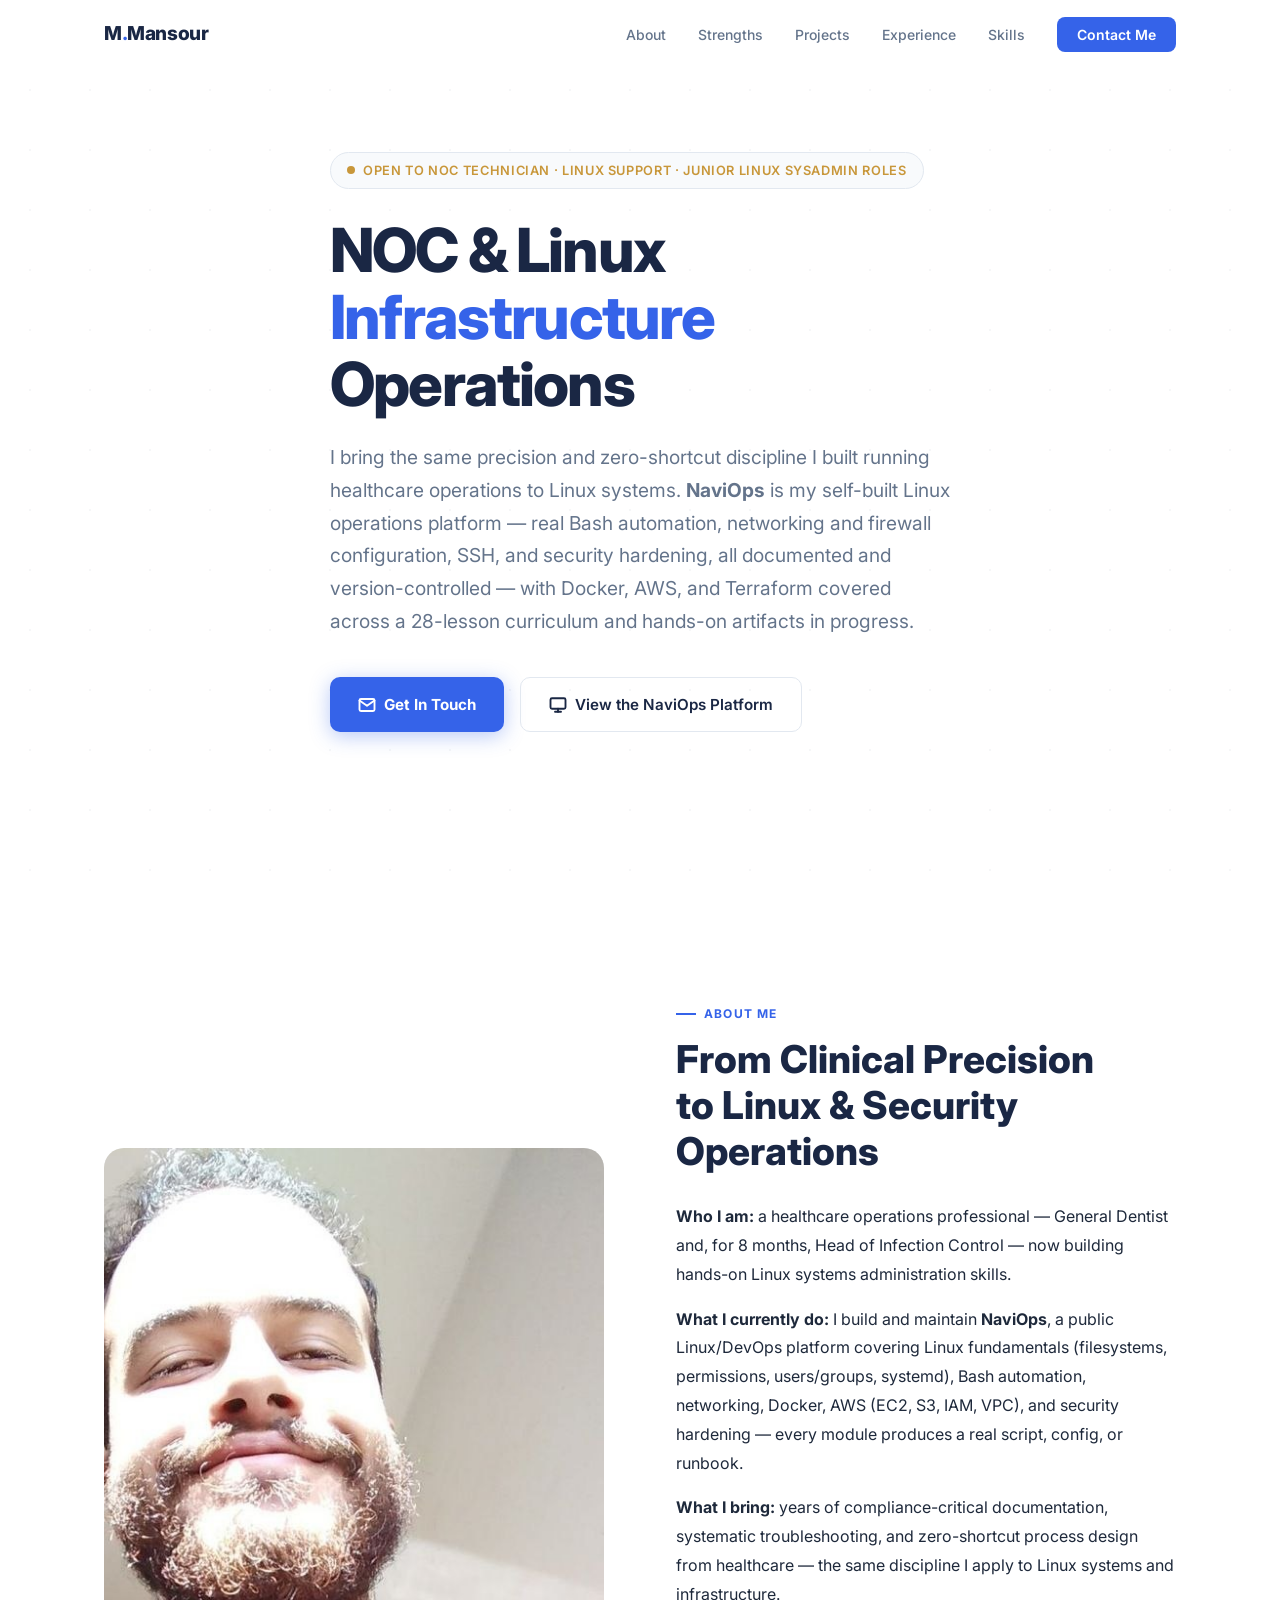
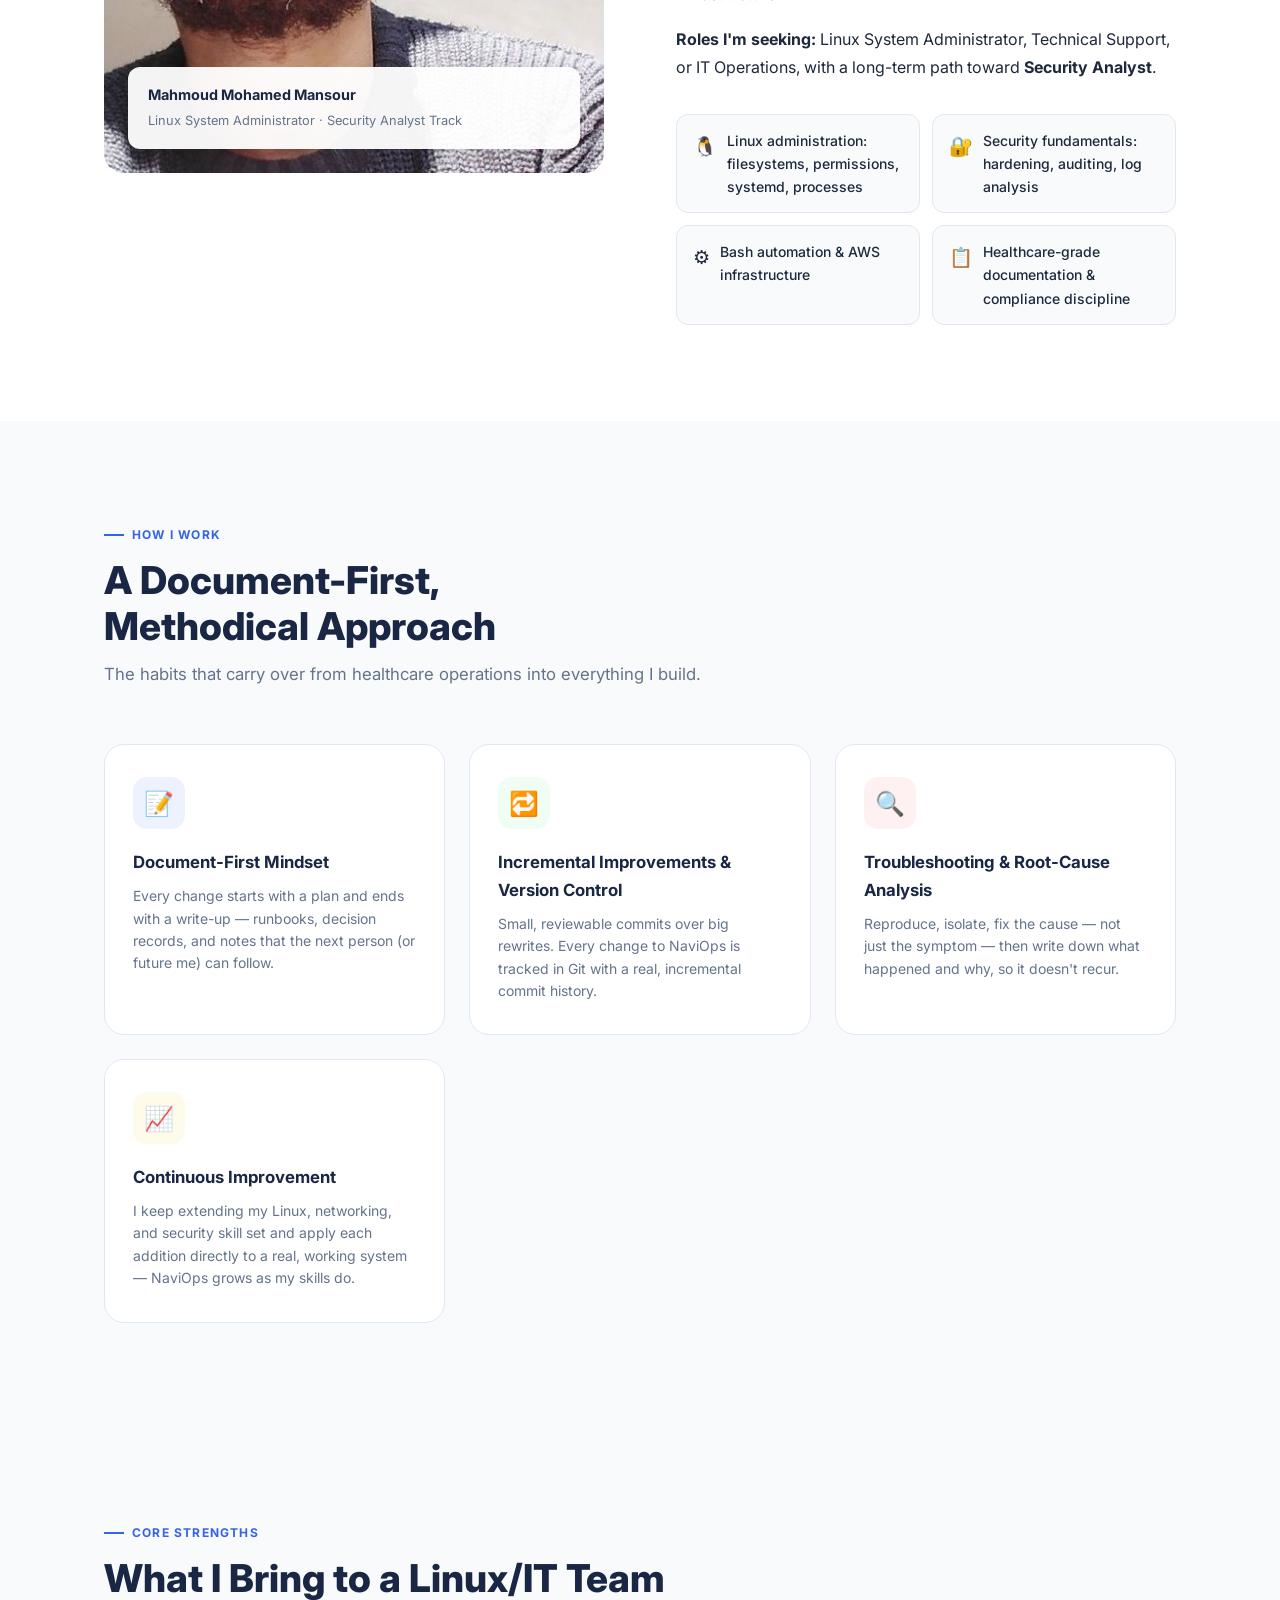
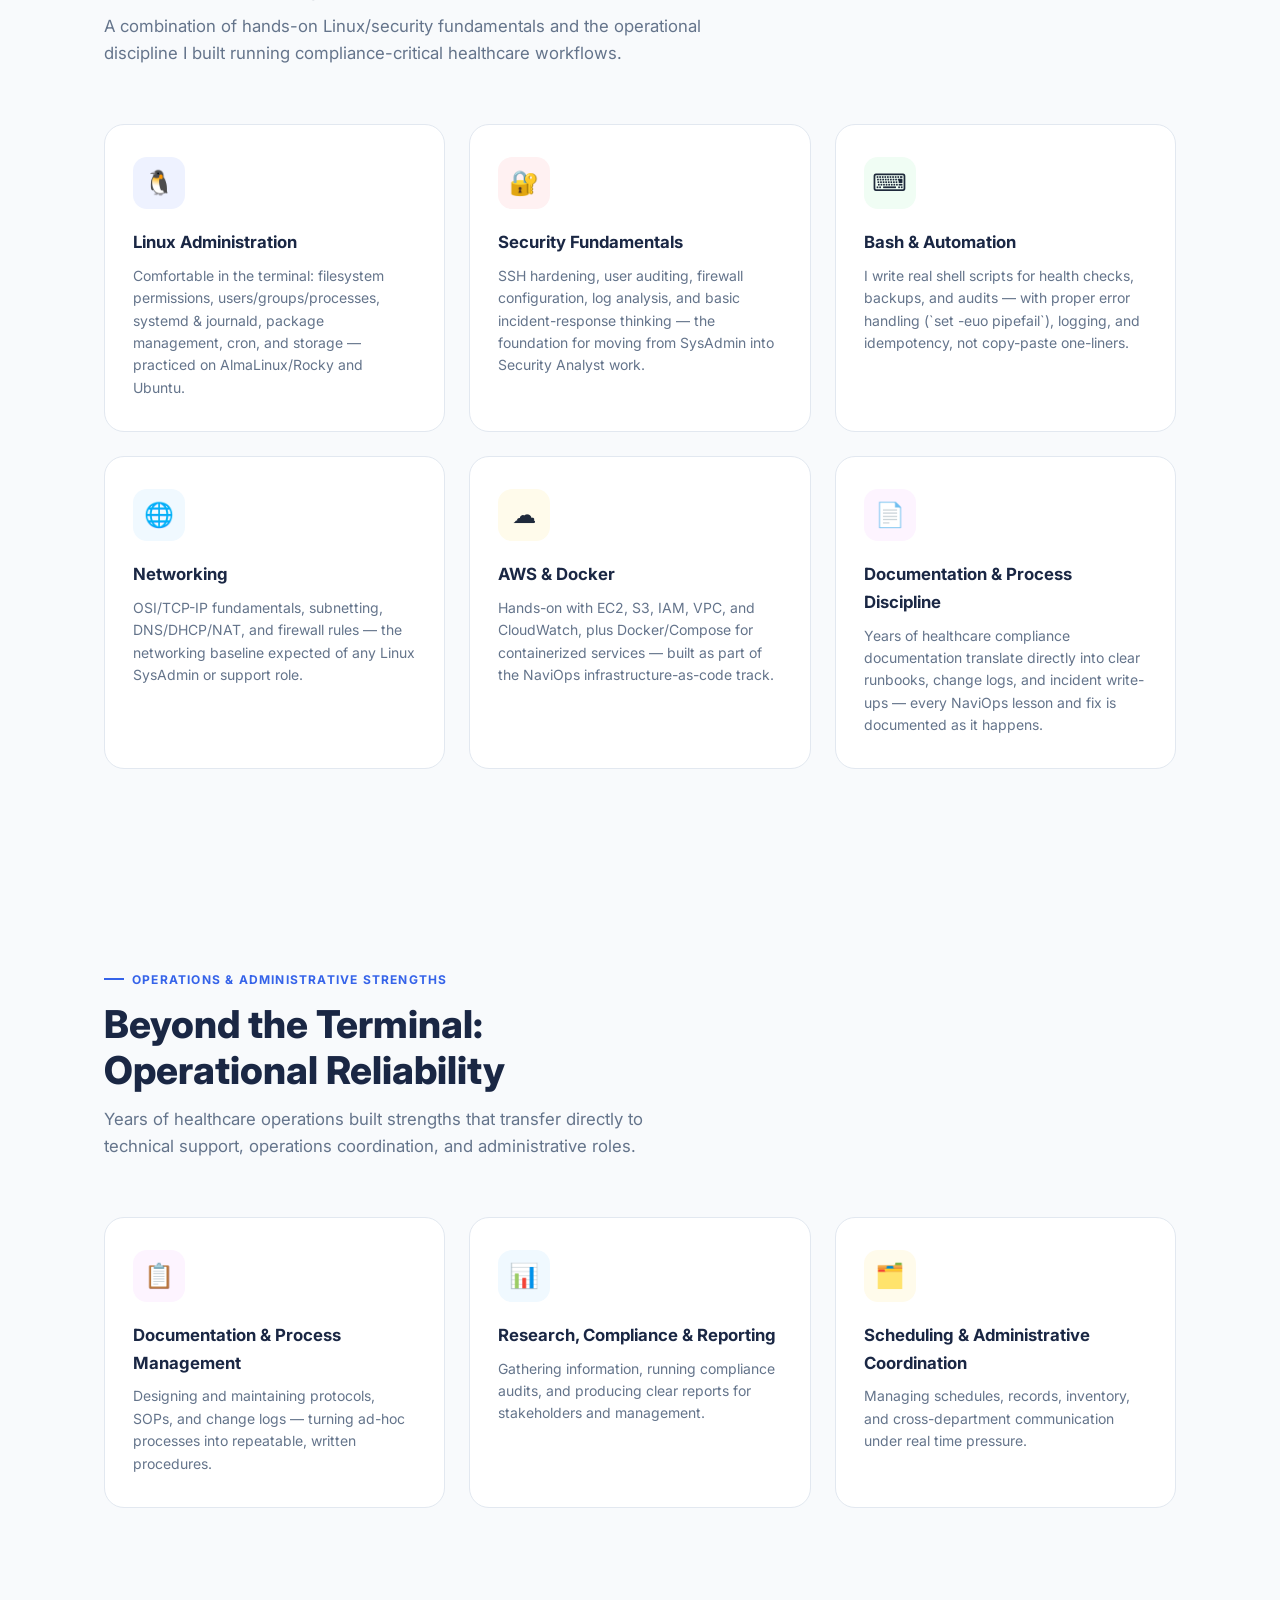
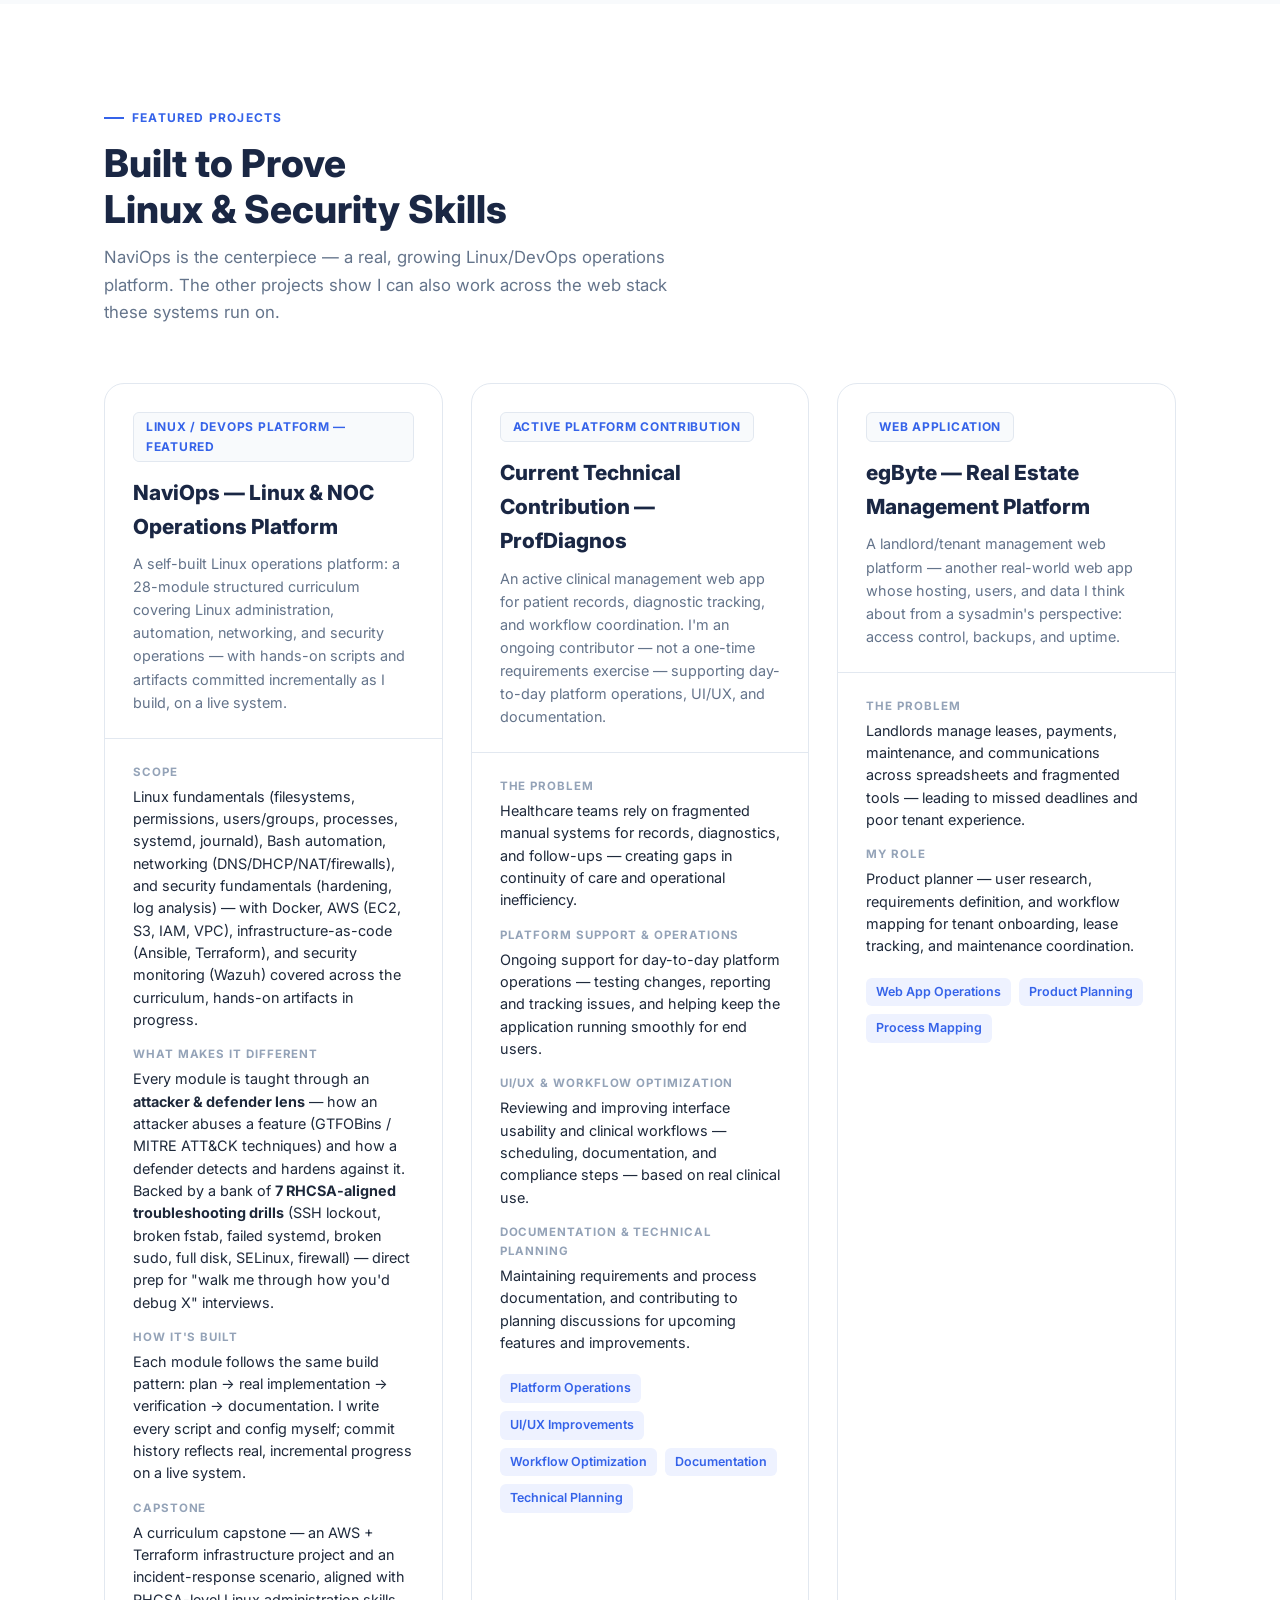
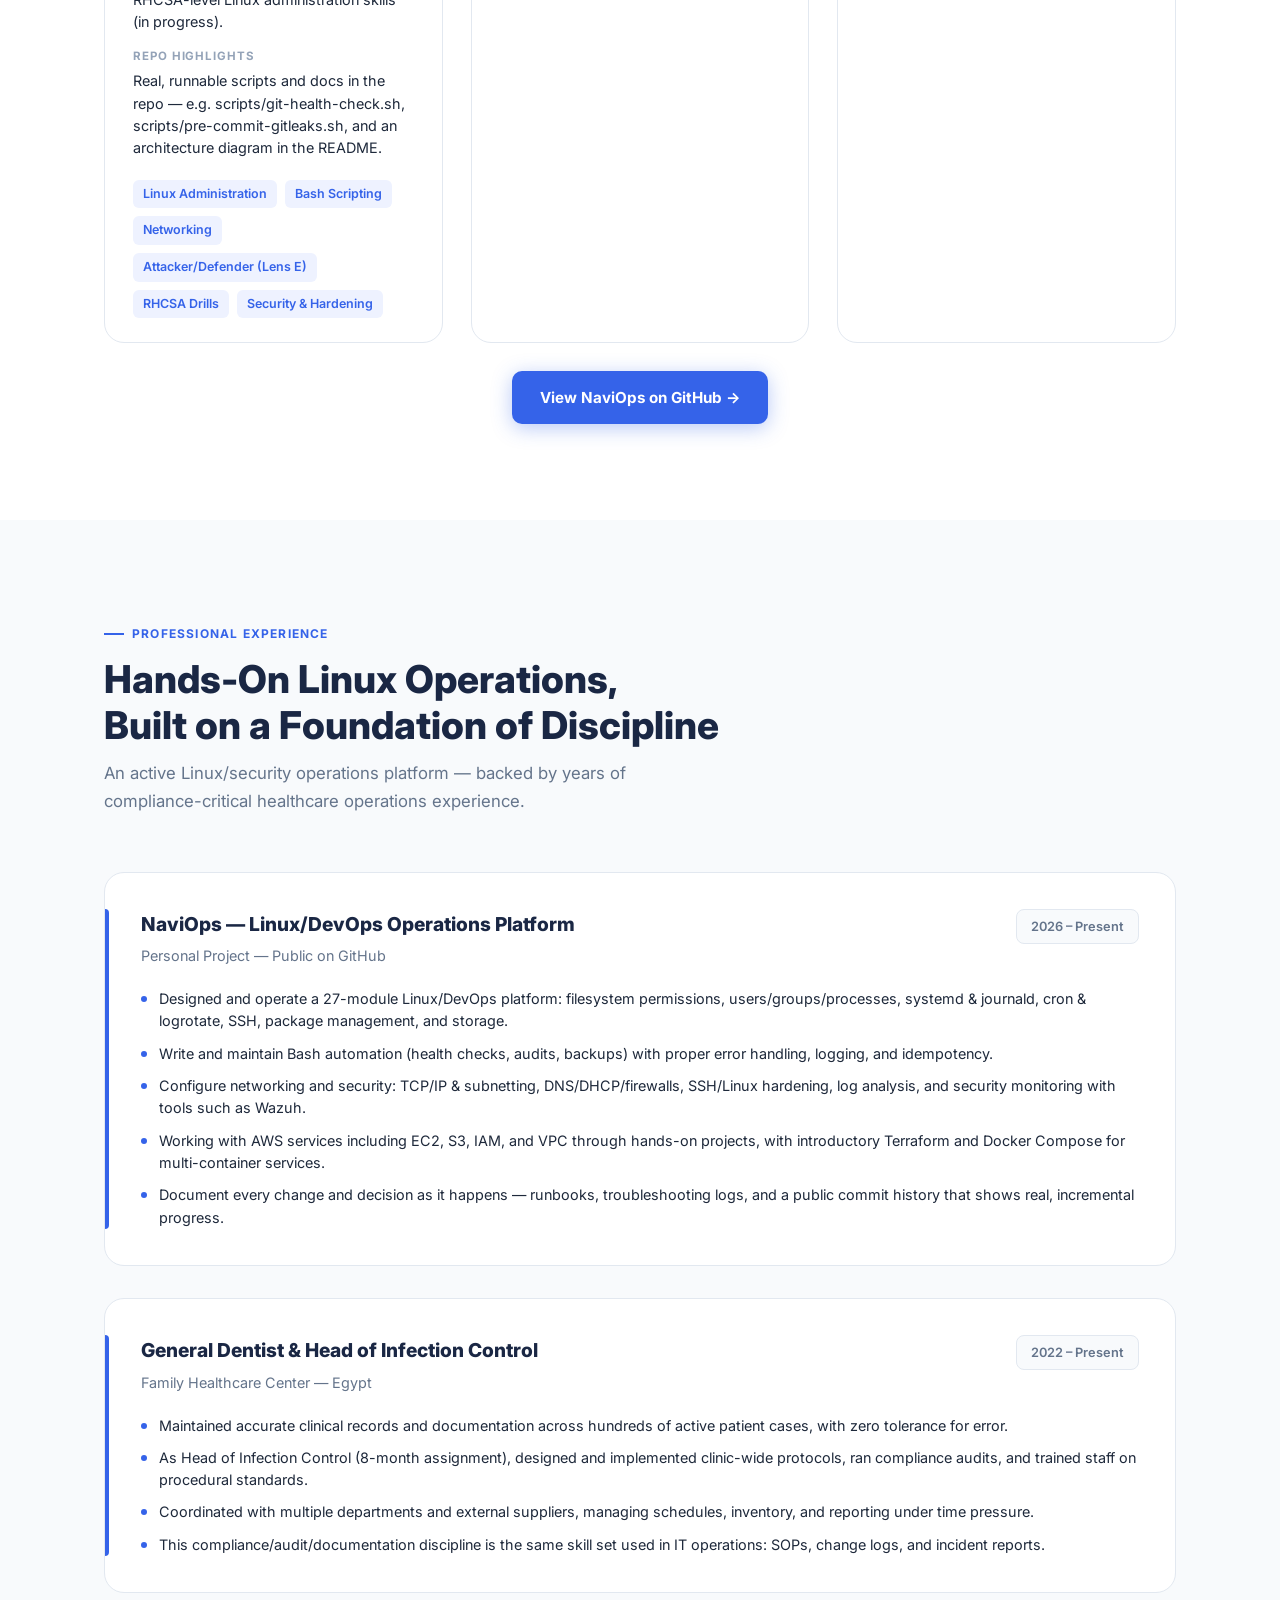
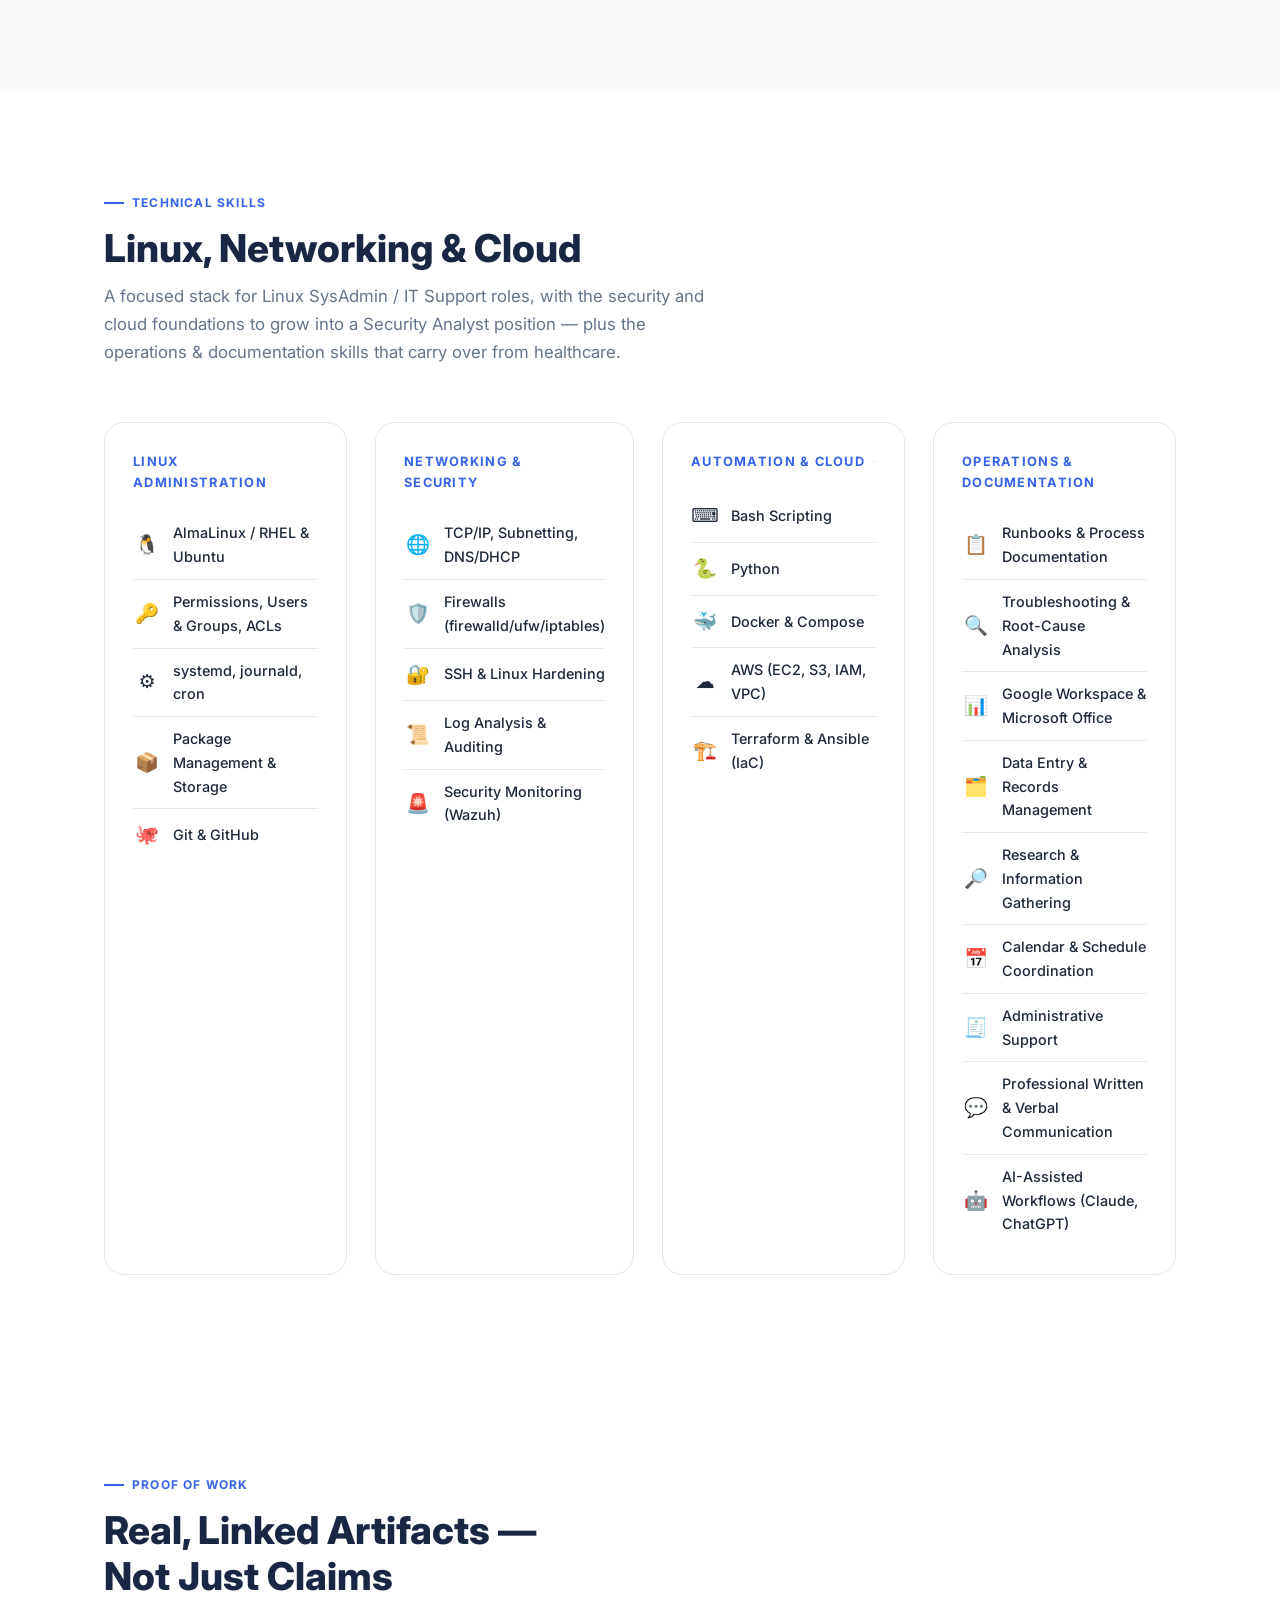
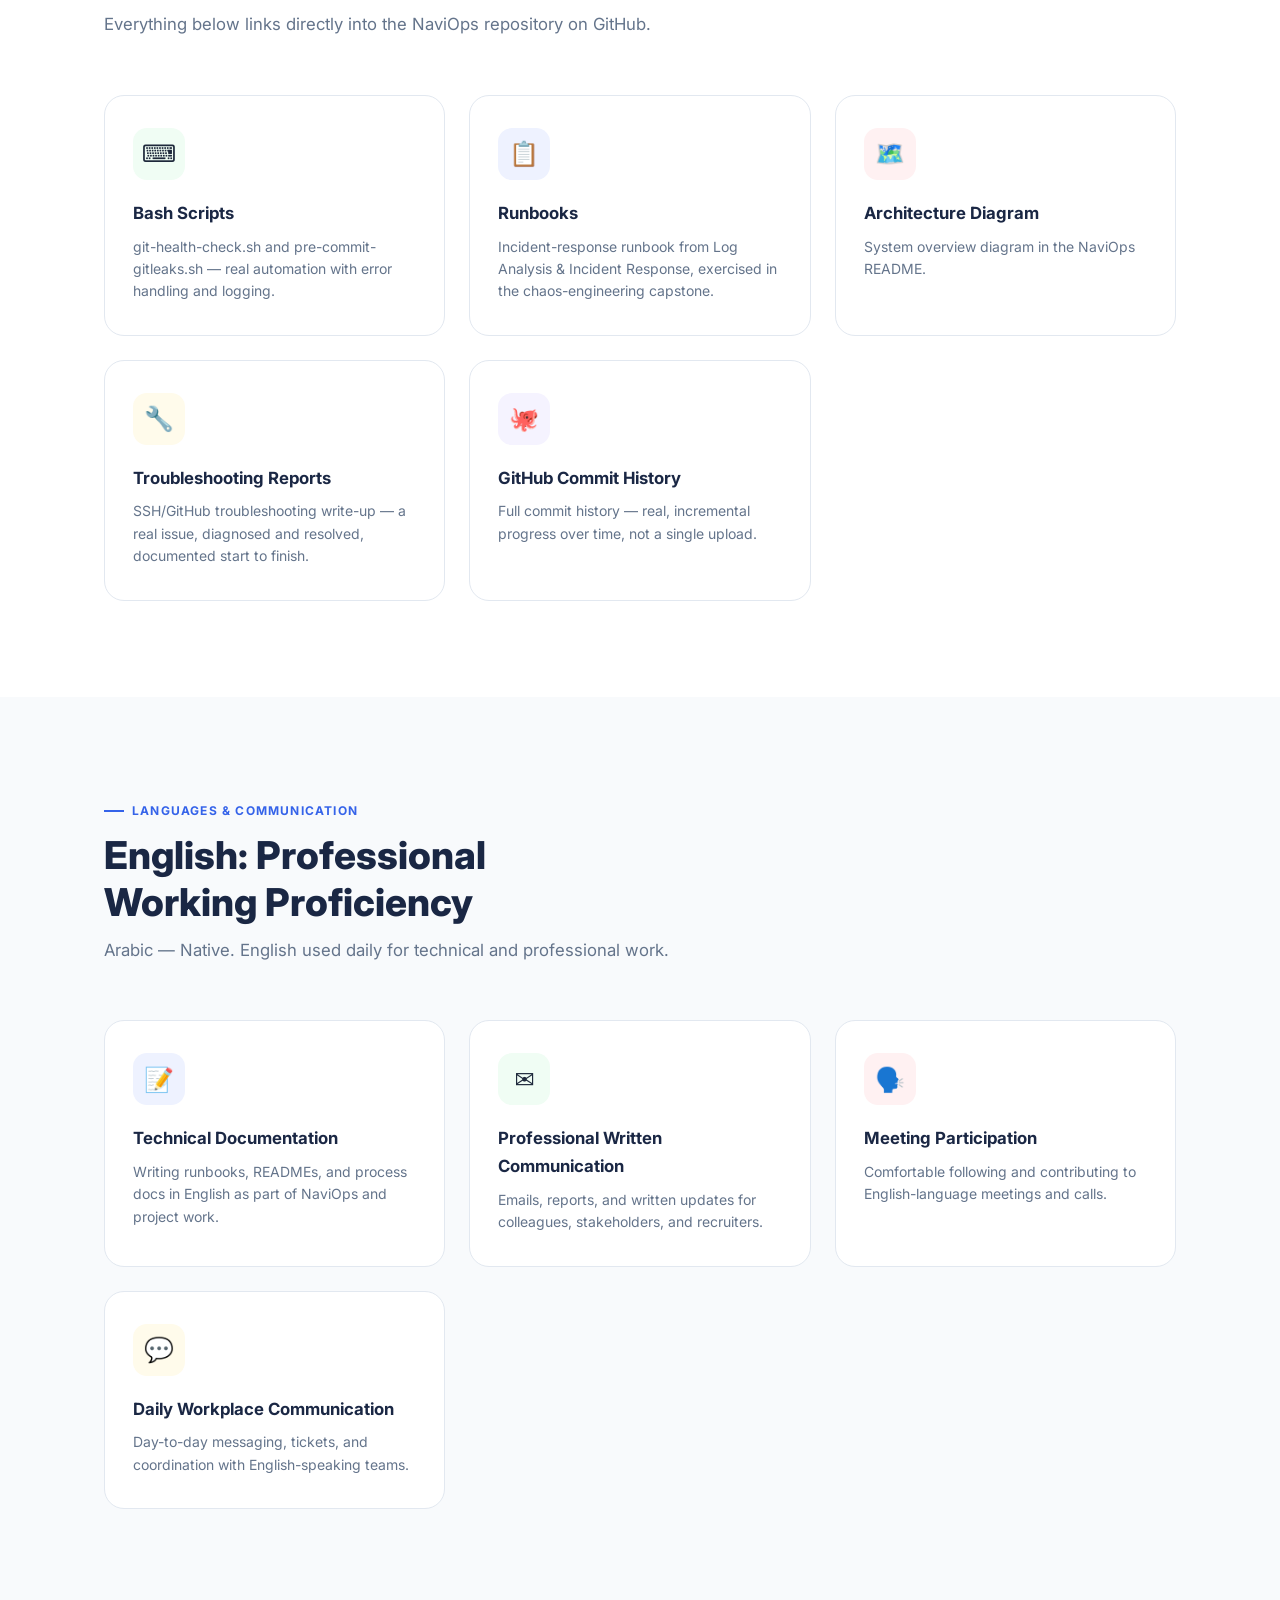
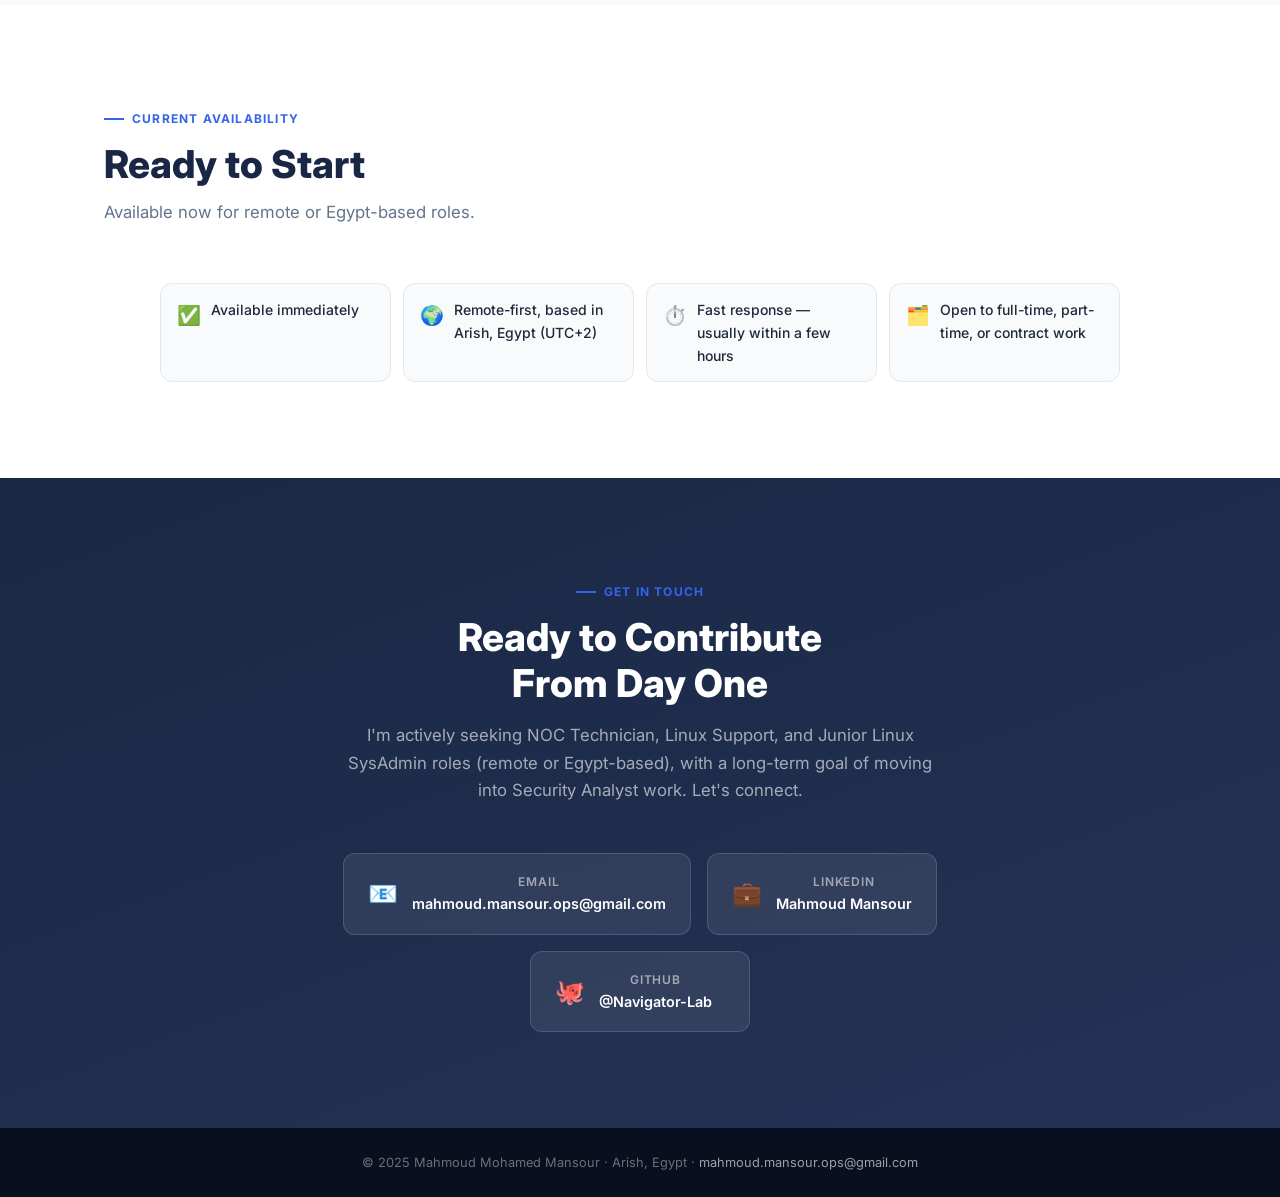
<file: index.html>
<!DOCTYPE html>
<html lang="en">
<head>
  <meta charset="UTF-8" />
  <meta name="viewport" content="width=device-width, initial-scale=1.0" />
  <title>Mahmoud Mansour — Linux System Administrator | Security Analyst Track</title>
  <meta name="description" content="Mahmoud Mohamed Mansour is a Linux System Administrator building toward a Security Analyst role — hands-on with Linux, Bash, networking, Docker, AWS, and security hardening, documented in the public NaviOps platform." />
  <meta name="keywords" content="linux system administrator, sysadmin, IT support, technical support, operations coordinator, virtual assistant, security analyst, RHCSA, AWS, Bash scripting, networking, Mahmoud Mansour, NaviOps" />
  <meta name="author" content="Mahmoud Mohamed Mansour" />
  <meta name="robots" content="index, follow" />
  <!-- Open Graph -->
  <meta property="og:title" content="Mahmoud Mansour — Linux System Administrator | Security Analyst Track" />
  <meta property="og:description" content="Hands-on Linux/DevOps platform (NaviOps) covering Linux administration, Bash automation, networking, Docker, AWS, and security hardening — built and documented in public." />
  <meta property="og:type" content="website" />
  <meta property="og:url" content="https://Navigator-Lab.github.io/portfolio" />
  <!-- Twitter Card -->
  <meta name="twitter:card" content="summary_large_image" />
  <meta name="twitter:title" content="Mahmoud Mansour — Linux System Administrator | Security Analyst Track" />
  <meta name="twitter:description" content="Hands-on Linux/DevOps platform (NaviOps) covering Linux administration, Bash automation, networking, Docker, AWS, and security hardening — built and documented in public." />
  <!-- Canonical -->
  <link rel="canonical" href="https://Navigator-Lab.github.io/portfolio" />
  <!-- Stylesheet -->
  <link rel="stylesheet" href="styles.css" />
  <!-- Favicon -->
  <link rel="icon" href="data:image/svg+xml,<svg xmlns='http://www.w3.org/2000/svg' viewBox='0 0 100 100'><text y='.9em' font-size='90'>💼</text></svg>" />
</head>
<body>

<!-- ================================================ NAV ================================================ -->
<nav class="nav" id="nav" role="navigation" aria-label="Main navigation">
  <div class="container nav-inner">
    <a href="#hero" class="nav-logo" id="nav-logo">M<span>.</span>Mansour</a>
    <ul class="nav-links" role="list">
      <li><a href="#about" id="nav-about">About</a></li>
      <li><a href="#strengths" id="nav-strengths">Strengths</a></li>
      <li><a href="#projects" id="nav-projects">Projects</a></li>
      <li><a href="#experience" id="nav-experience">Experience</a></li>
      <li><a href="#skills" id="nav-skills">Skills</a></li>
      <li><a href="#contact" class="nav-cta" id="nav-contact">Contact Me</a></li>
    </ul>
    <button class="nav-toggle" id="nav-toggle" aria-label="Toggle mobile menu" aria-expanded="false">
      <span></span><span></span><span></span>
    </button>
  </div>
</nav>

<!-- Mobile Menu -->
<div class="mobile-menu" id="mobile-menu" aria-hidden="true" role="dialog" aria-label="Mobile navigation">
  <a href="#about" id="mob-about">About</a>
  <a href="#strengths" id="mob-strengths">Strengths</a>
  <a href="#projects" id="mob-projects">Projects</a>
  <a href="#experience" id="mob-experience">Experience</a>
  <a href="#skills" id="mob-skills">Skills</a>
  <a href="#contact" id="mob-contact">Contact Me</a>
</div>

<!-- ================================================ HERO ================================================ -->
<section class="hero" id="hero" aria-labelledby="hero-heading">
  <div class="container hero-content">
    <div class="hero-badge" id="hero-badge">Open to NOC Technician · Linux Support · Junior Linux SysAdmin Roles</div>

    <h1 id="hero-heading">
      NOC &amp; Linux<br>
      <span class="accent">Infrastructure</span><br>
      Operations
    </h1>

    <p class="hero-desc">
      I bring the same precision and zero-shortcut discipline I built running healthcare
      operations to Linux systems. <strong>NaviOps</strong> is my self-built Linux operations
      platform — real Bash automation, networking and firewall configuration, SSH, and security
      hardening, all documented and version-controlled — with Docker, AWS, and Terraform covered
      across a 28-lesson curriculum and hands-on artifacts in progress.
    </p>

    <div class="hero-actions">
      <a href="#contact" class="btn-primary" id="hero-cta-contact">
        <svg width="18" height="18" viewBox="0 0 24 24" fill="none" stroke="currentColor" stroke-width="2.5" stroke-linecap="round" stroke-linejoin="round" aria-hidden="true"><path d="M4 4h16c1.1 0 2 .9 2 2v12c0 1.1-.9 2-2 2H4c-1.1 0-2-.9-2-2V6c0-1.1.9-2 2-2z"/><polyline points="22,6 12,13 2,6"/></svg>
        Get In Touch
      </a>
      <a href="#projects" class="btn-outline" id="hero-cta-projects">
        <svg width="18" height="18" viewBox="0 0 24 24" fill="none" stroke="currentColor" stroke-width="2.5" stroke-linecap="round" stroke-linejoin="round" aria-hidden="true"><rect x="2" y="3" width="20" height="14" rx="2"/><line x1="8" y1="21" x2="16" y2="21"/><line x1="12" y1="17" x2="12" y2="21"/></svg>
        View the NaviOps Platform
      </a>
    </div>
  </div>
</section>

<!-- ================================================ ABOUT ================================================ -->
<section class="about" id="about" aria-labelledby="about-heading">
  <div class="container">
    <div class="about-grid">
      <div class="about-image-wrap fade-in" id="about-image">
        <img src="photo.png" alt="Mahmoud Mohamed Mansour — Linux System Administrator" class="about-photo" />
        <div class="about-image-badge">
          <strong>Mahmoud Mohamed Mansour</strong>
          <span>Linux System Administrator · Security Analyst Track</span>
        </div>
      </div>
      <div class="about-text">
        <div class="section-header fade-in" id="about-header">
          <span class="section-label">About Me</span>
          <h2 class="section-title" id="about-heading">From Clinical Precision<br>to Linux &amp; Security Operations</h2>
        </div>
        <div class="about-body fade-in" id="about-body">
          <p>
            <strong>Who I am:</strong> a healthcare operations professional — General Dentist and,
            for 8 months, Head of Infection Control — now building hands-on Linux systems
            administration skills.
          </p>
          <p>
            <strong>What I currently do:</strong> I build and maintain <strong>NaviOps</strong>, a
            public Linux/DevOps platform covering Linux fundamentals (filesystems, permissions,
            users/groups, systemd), Bash automation, networking, Docker, AWS (EC2, S3, IAM,
            VPC), and security hardening — every module produces a real script, config, or runbook.
          </p>
          <p>
            <strong>What I bring:</strong> years of compliance-critical documentation, systematic
            troubleshooting, and zero-shortcut process design from healthcare — the same discipline
            I apply to Linux systems and infrastructure.
          </p>
          <p>
            <strong>Roles I'm seeking:</strong> Linux System Administrator, Technical
            Support, or IT Operations, with a long-term path toward <strong>Security Analyst</strong>.
          </p>
        </div>
        <div class="about-highlights fade-in" id="about-highlights">
          <div class="about-highlight">
            <span class="about-highlight-icon">🐧</span>
            <span class="about-highlight-text">Linux administration: filesystems, permissions, systemd, processes</span>
          </div>
          <div class="about-highlight">
            <span class="about-highlight-icon">🔐</span>
            <span class="about-highlight-text">Security fundamentals: hardening, auditing, log analysis</span>
          </div>
          <div class="about-highlight">
            <span class="about-highlight-icon">⚙️</span>
            <span class="about-highlight-text">Bash automation &amp; AWS infrastructure</span>
          </div>
          <div class="about-highlight">
            <span class="about-highlight-icon">📋</span>
            <span class="about-highlight-text">Healthcare-grade documentation &amp; compliance discipline</span>
          </div>
        </div>
      </div>
    </div>
  </div>
</section>

<!-- ================================================ HOW I WORK ================================================ -->
<section class="strengths" id="how-i-work" aria-labelledby="how-i-work-heading" style="background:var(--bg);">
  <div class="container">
    <div class="section-header fade-in" id="how-i-work-header">
      <span class="section-label">How I Work</span>
      <h2 class="section-title" id="how-i-work-heading">A Document-First,<br>Methodical Approach</h2>
      <p class="section-sub">The habits that carry over from healthcare operations into everything I build.</p>
    </div>
    <div class="strengths-grid">
      <div class="strength-card fade-in" id="how-docs">
        <div class="strength-icon" style="background:#eef2ff;" aria-hidden="true">📝</div>
        <h3>Document-First Mindset</h3>
        <p>Every change starts with a plan and ends with a write-up — runbooks, decision records, and notes that the next person (or future me) can follow.</p>
      </div>
      <div class="strength-card fade-in" id="how-incremental">
        <div class="strength-icon" style="background:#f0fdf4;" aria-hidden="true">🔁</div>
        <h3>Incremental Improvements &amp; Version Control</h3>
        <p>Small, reviewable commits over big rewrites. Every change to NaviOps is tracked in Git with a real, incremental commit history.</p>
      </div>
      <div class="strength-card fade-in" id="how-troubleshoot">
        <div class="strength-icon" style="background:#fff1f2;" aria-hidden="true">🔍</div>
        <h3>Troubleshooting &amp; Root-Cause Analysis</h3>
        <p>Reproduce, isolate, fix the cause — not just the symptom — then write down what happened and why, so it doesn't recur.</p>
      </div>
      <div class="strength-card fade-in" id="how-learning">
        <div class="strength-icon" style="background:#fffbeb;" aria-hidden="true">📈</div>
        <h3>Continuous Improvement</h3>
        <p>I keep extending my Linux, networking, and security skill set and apply each addition directly to a real, working system — NaviOps grows as my skills do.</p>
      </div>
    </div>
  </div>
</section>

<!-- ================================================ STRENGTHS ================================================ -->
<section class="strengths" id="strengths" aria-labelledby="strengths-heading">
  <div class="container">
    <div class="section-header fade-in" id="strengths-header">
      <span class="section-label">Core Strengths</span>
      <h2 class="section-title" id="strengths-heading">What I Bring to a Linux/IT Team</h2>
      <p class="section-sub">A combination of hands-on Linux/security fundamentals and the operational discipline I built running compliance-critical healthcare workflows.</p>
    </div>
    <div class="strengths-grid">
      <div class="strength-card fade-in" id="strength-linux">
        <div class="strength-icon" style="background:#eef2ff;" aria-hidden="true">🐧</div>
        <h3>Linux Administration</h3>
        <p>Comfortable in the terminal: filesystem permissions, users/groups/processes, systemd &amp; journald, package management, cron, and storage — practiced on AlmaLinux/Rocky and Ubuntu.</p>
      </div>
      <div class="strength-card fade-in" id="strength-security">
        <div class="strength-icon" style="background:#fff1f2;" aria-hidden="true">🔐</div>
        <h3>Security Fundamentals</h3>
        <p>SSH hardening, user auditing, firewall configuration, log analysis, and basic incident-response thinking — the foundation for moving from SysAdmin into Security Analyst work.</p>
      </div>
      <div class="strength-card fade-in" id="strength-bash">
        <div class="strength-icon" style="background:#f0fdf4;" aria-hidden="true">⌨️</div>
        <h3>Bash &amp; Automation</h3>
        <p>I write real shell scripts for health checks, backups, and audits — with proper error handling (`set -euo pipefail`), logging, and idempotency, not copy-paste one-liners.</p>
      </div>
      <div class="strength-card fade-in" id="strength-network">
        <div class="strength-icon" style="background:#f0f9ff;" aria-hidden="true">🌐</div>
        <h3>Networking</h3>
        <p>OSI/TCP-IP fundamentals, subnetting, DNS/DHCP/NAT, and firewall rules — the networking baseline expected of any Linux SysAdmin or support role.</p>
      </div>
      <div class="strength-card fade-in" id="strength-cloud">
        <div class="strength-icon" style="background:#fffbeb;" aria-hidden="true">☁️</div>
        <h3>AWS &amp; Docker</h3>
        <p>Hands-on with EC2, S3, IAM, VPC, and CloudWatch, plus Docker/Compose for containerized services — built as part of the NaviOps infrastructure-as-code track.</p>
      </div>
      <div class="strength-card fade-in" id="strength-docs">
        <div class="strength-icon" style="background:#fdf4ff;" aria-hidden="true">📄</div>
        <h3>Documentation &amp; Process Discipline</h3>
        <p>Years of healthcare compliance documentation translate directly into clear runbooks, change logs, and incident write-ups — every NaviOps lesson and fix is documented as it happens.</p>
      </div>
    </div>
  </div>
</section>

<!-- ================================================ OPERATIONS & ADMIN STRENGTHS ================================================ -->
<section class="strengths" id="ops-admin" aria-labelledby="ops-admin-heading">
  <div class="container">
    <div class="section-header fade-in" id="ops-admin-header">
      <span class="section-label">Operations &amp; Administrative Strengths</span>
      <h2 class="section-title" id="ops-admin-heading">Beyond the Terminal:<br>Operational Reliability</h2>
      <p class="section-sub">Years of healthcare operations built strengths that transfer directly to technical support, operations coordination, and administrative roles.</p>
    </div>
    <div class="strengths-grid">
      <div class="strength-card fade-in" id="ops-docs-process">
        <div class="strength-icon" style="background:#fdf4ff;" aria-hidden="true">📋</div>
        <h3>Documentation &amp; Process Management</h3>
        <p>Designing and maintaining protocols, SOPs, and change logs — turning ad-hoc processes into repeatable, written procedures.</p>
      </div>
      <div class="strength-card fade-in" id="ops-research-reporting">
        <div class="strength-icon" style="background:#f0f9ff;" aria-hidden="true">📊</div>
        <h3>Research, Compliance &amp; Reporting</h3>
        <p>Gathering information, running compliance audits, and producing clear reports for stakeholders and management.</p>
      </div>
      <div class="strength-card fade-in" id="ops-scheduling-coordination">
        <div class="strength-icon" style="background:#fffbeb;" aria-hidden="true">🗂️</div>
        <h3>Scheduling &amp; Administrative Coordination</h3>
        <p>Managing schedules, records, inventory, and cross-department communication under real time pressure.</p>
      </div>
    </div>
  </div>
</section>

<!-- ================================================ PROJECTS ================================================ -->
<section class="projects" id="projects" aria-labelledby="projects-heading">
  <div class="container">
    <div class="section-header fade-in" id="projects-header">
      <span class="section-label">Featured Projects</span>
      <h2 class="section-title" id="projects-heading">Built to Prove<br>Linux &amp; Security Skills</h2>
      <p class="section-sub">NaviOps is the centerpiece — a real, growing Linux/DevOps operations platform. The other projects show I can also work across the web stack these systems run on.</p>
    </div>
    <div class="projects-grid" style="grid-template-columns: repeat(3, 1fr);">

      <!-- NaviOps -->
      <article class="project-card fade-in" id="project-naviops" aria-label="NaviOps project">
        <div class="project-card-header">
          <span class="project-tag">Linux / DevOps Platform — Featured</span>
          <h3>NaviOps — Linux &amp; NOC Operations Platform</h3>
          <p>A self-built Linux operations platform: a 28-module structured curriculum covering Linux administration, automation, networking, and security operations — with hands-on scripts and artifacts committed incrementally as I build, on a live system.</p>
        </div>
        <div class="project-card-body">
          <div class="project-meta">
            <div class="project-meta-label">Scope</div>
            <div class="project-meta-value">Linux fundamentals (filesystems, permissions, users/groups, processes, systemd, journald), Bash automation, networking (DNS/DHCP/NAT/firewalls), and security fundamentals (hardening, log analysis) — with Docker, AWS (EC2, S3, IAM, VPC), infrastructure-as-code (Ansible, Terraform), and security monitoring (Wazuh) covered across the curriculum, hands-on artifacts in progress.</div>
          </div>
          <div class="project-meta">
            <div class="project-meta-label">What Makes It Different</div>
            <div class="project-meta-value">Every module is taught through an <strong>attacker &amp; defender lens</strong> — how an attacker abuses a feature (GTFOBins / MITRE ATT&amp;CK techniques) and how a defender detects and hardens against it. Backed by a bank of <strong>7 RHCSA-aligned troubleshooting drills</strong> (SSH lockout, broken fstab, failed systemd, broken sudo, full disk, SELinux, firewall) — direct prep for "walk me through how you'd debug X" interviews.</div>
          </div>
          <div class="project-meta">
            <div class="project-meta-label">How It's Built</div>
            <div class="project-meta-value">Each module follows the same build pattern: plan → real implementation → verification → documentation. I write every script and config myself; commit history reflects real, incremental progress on a live system.</div>
          </div>
          <div class="project-meta">
            <div class="project-meta-label">Capstone</div>
            <div class="project-meta-value">A curriculum capstone — an AWS + Terraform infrastructure project and an incident-response scenario, aligned with RHCSA-level Linux administration skills (in progress).</div>
          </div>
          <div class="project-meta">
            <div class="project-meta-label">Repo Highlights</div>
            <div class="project-meta-value">Real, runnable scripts and docs in the repo — e.g. <a href="https://github.com/Navigator-Lab/NaviOps/blob/main/scripts/git-health-check.sh" target="_blank" rel="noopener noreferrer">scripts/git-health-check.sh</a>, <a href="https://github.com/Navigator-Lab/NaviOps/blob/main/scripts/pre-commit-gitleaks.sh" target="_blank" rel="noopener noreferrer">scripts/pre-commit-gitleaks.sh</a>, and an architecture diagram in the <a href="https://github.com/Navigator-Lab/NaviOps/blob/main/README.md" target="_blank" rel="noopener noreferrer">README</a>.</div>
          </div>
          <div class="project-tags">
            <span class="project-skill-tag">Linux Administration</span>
            <span class="project-skill-tag">Bash Scripting</span>
            <span class="project-skill-tag">Networking</span>
            <span class="project-skill-tag">Attacker/Defender (Lens E)</span>
            <span class="project-skill-tag">RHCSA Drills</span>
            <span class="project-skill-tag">Security &amp; Hardening</span>
          </div>
        </div>
      </article>

      <!-- ProfDiagnos -->
      <article class="project-card fade-in" id="project-profdiagnos" aria-label="ProfDiagnos project">
        <div class="project-card-header">
          <span class="project-tag">Active Platform Contribution</span>
          <h3>Current Technical Contribution — ProfDiagnos</h3>
          <p>An active clinical management web app for patient records, diagnostic tracking, and workflow coordination. I'm an ongoing contributor — not a one-time requirements exercise — supporting day-to-day platform operations, UI/UX, and documentation.</p>
        </div>
        <div class="project-card-body">
          <div class="project-meta">
            <div class="project-meta-label">The Problem</div>
            <div class="project-meta-value">Healthcare teams rely on fragmented manual systems for records, diagnostics, and follow-ups — creating gaps in continuity of care and operational inefficiency.</div>
          </div>
          <div class="project-meta">
            <div class="project-meta-label">Platform Support &amp; Operations</div>
            <div class="project-meta-value">Ongoing support for day-to-day platform operations — testing changes, reporting and tracking issues, and helping keep the application running smoothly for end users.</div>
          </div>
          <div class="project-meta">
            <div class="project-meta-label">UI/UX &amp; Workflow Optimization</div>
            <div class="project-meta-value">Reviewing and improving interface usability and clinical workflows — scheduling, documentation, and compliance steps — based on real clinical use.</div>
          </div>
          <div class="project-meta">
            <div class="project-meta-label">Documentation &amp; Technical Planning</div>
            <div class="project-meta-value">Maintaining requirements and process documentation, and contributing to planning discussions for upcoming features and improvements.</div>
          </div>
          <div class="project-tags">
            <span class="project-skill-tag">Platform Operations</span>
            <span class="project-skill-tag">UI/UX Improvements</span>
            <span class="project-skill-tag">Workflow Optimization</span>
            <span class="project-skill-tag">Documentation</span>
            <span class="project-skill-tag">Technical Planning</span>
          </div>
        </div>
      </article>

      <!-- egByte -->
      <article class="project-card fade-in" id="project-egbyte" aria-label="egByte project">
        <div class="project-card-header">
          <span class="project-tag">Web Application</span>
          <h3>egByte — Real Estate Management Platform</h3>
          <p>A landlord/tenant management web platform — another real-world web app whose hosting, users, and data I think about from a sysadmin's perspective: access control, backups, and uptime.</p>
        </div>
        <div class="project-card-body">
          <div class="project-meta">
            <div class="project-meta-label">The Problem</div>
            <div class="project-meta-value">Landlords manage leases, payments, maintenance, and communications across spreadsheets and fragmented tools — leading to missed deadlines and poor tenant experience.</div>
          </div>
          <div class="project-meta">
            <div class="project-meta-label">My Role</div>
            <div class="project-meta-value">Product planner — user research, requirements definition, and workflow mapping for tenant onboarding, lease tracking, and maintenance coordination.</div>
          </div>
          <div class="project-tags">
            <span class="project-skill-tag">Web App Operations</span>
            <span class="project-skill-tag">Product Planning</span>
            <span class="project-skill-tag">Process Mapping</span>
          </div>
        </div>
      </article>

    </div>
    <p class="fade-in" style="text-align:center; margin-top:28px;">
      <a href="https://github.com/Navigator-Lab/NaviOps" target="_blank" rel="noopener noreferrer" class="btn-primary">
        View NaviOps on GitHub →
      </a>
    </p>
  </div>
</section>

<!-- ================================================ EXPERIENCE ================================================ -->
<section class="experience" id="experience" aria-labelledby="experience-heading">
  <div class="container">
    <div class="section-header fade-in" id="experience-header">
      <span class="section-label">Professional Experience</span>
      <h2 class="section-title" id="experience-heading">Hands-On Linux Operations,<br>Built on a Foundation of Discipline</h2>
      <p class="section-sub">An active Linux/security operations platform — backed by years of compliance-critical healthcare operations experience.</p>
    </div>
    <div class="experience-list">

      <div class="exp-card fade-in" id="exp-naviops">
        <div class="exp-header">
          <div>
            <div class="exp-title">NaviOps — Linux/DevOps Operations Platform</div>
            <div class="exp-org">Personal Project — Public on GitHub</div>
          </div>
          <div class="exp-date">2026 – Present</div>
        </div>
        <ul class="exp-points" aria-label="Responsibilities">
          <li class="exp-point">Designed and operate a 27-module Linux/DevOps platform: filesystem permissions, users/groups/processes, systemd &amp; journald, cron &amp; logrotate, SSH, package management, and storage.</li>
          <li class="exp-point">Write and maintain Bash automation (health checks, audits, backups) with proper error handling, logging, and idempotency.</li>
          <li class="exp-point">Configure networking and security: TCP/IP &amp; subnetting, DNS/DHCP/firewalls, SSH/Linux hardening, log analysis, and security monitoring with tools such as Wazuh.</li>
          <li class="exp-point">Working with AWS services including EC2, S3, IAM, and VPC through hands-on projects, with introductory Terraform and Docker Compose for multi-container services.</li>
          <li class="exp-point">Document every change and decision as it happens — runbooks, troubleshooting logs, and a public commit history that shows real, incremental progress.</li>
        </ul>
      </div>

      <div class="exp-card fade-in" id="exp-dentist">
        <div class="exp-header">
          <div>
            <div class="exp-title">General Dentist &amp; Head of Infection Control</div>
            <div class="exp-org">Family Healthcare Center — Egypt</div>
          </div>
          <div class="exp-date">2022 – Present</div>
        </div>
        <ul class="exp-points" aria-label="Responsibilities">
          <li class="exp-point">Maintained accurate clinical records and documentation across hundreds of active patient cases, with zero tolerance for error.</li>
          <li class="exp-point">As Head of Infection Control (8-month assignment), designed and implemented clinic-wide protocols, ran compliance audits, and trained staff on procedural standards.</li>
          <li class="exp-point">Coordinated with multiple departments and external suppliers, managing schedules, inventory, and reporting under time pressure.</li>
          <li class="exp-point">This compliance/audit/documentation discipline is the same skill set used in IT operations: SOPs, change logs, and incident reports.</li>
        </ul>
      </div>

    </div>
  </div>
</section>

<!-- ================================================ SKILLS ================================================ -->
<section class="skills" id="skills" aria-labelledby="skills-heading">
  <div class="container">
    <div class="section-header fade-in" id="skills-header">
      <span class="section-label">Technical Skills</span>
      <h2 class="section-title" id="skills-heading">Linux, Networking &amp; Cloud</h2>
      <p class="section-sub">A focused stack for Linux SysAdmin / IT Support roles, with the security and cloud foundations to grow into a Security Analyst position — plus the operations &amp; documentation skills that carry over from healthcare.</p>
    </div>
    <div class="skills-grid" style="grid-template-columns: repeat(4, 1fr);">

      <div class="skill-group fade-in" id="skill-group-linux">
        <div class="skill-group-title">Linux Administration</div>
        <div class="skill-item"><span class="skill-icon">🐧</span>AlmaLinux / RHEL &amp; Ubuntu</div>
        <div class="skill-item"><span class="skill-icon">🔑</span>Permissions, Users &amp; Groups, ACLs</div>
        <div class="skill-item"><span class="skill-icon">⚙️</span>systemd, journald, cron</div>
        <div class="skill-item"><span class="skill-icon">📦</span>Package Management &amp; Storage</div>
        <div class="skill-item"><span class="skill-icon">🐙</span>Git &amp; GitHub</div>
      </div>

      <div class="skill-group fade-in" id="skill-group-network-sec">
        <div class="skill-group-title">Networking &amp; Security</div>
        <div class="skill-item"><span class="skill-icon">🌐</span>TCP/IP, Subnetting, DNS/DHCP</div>
        <div class="skill-item"><span class="skill-icon">🛡️</span>Firewalls (firewalld/ufw/iptables)</div>
        <div class="skill-item"><span class="skill-icon">🔐</span>SSH &amp; Linux Hardening</div>
        <div class="skill-item"><span class="skill-icon">📜</span>Log Analysis &amp; Auditing</div>
        <div class="skill-item"><span class="skill-icon">🚨</span>Security Monitoring (Wazuh)</div>
      </div>

      <div class="skill-group fade-in" id="skill-group-cloud-auto">
        <div class="skill-group-title">Automation &amp; Cloud</div>
        <div class="skill-item"><span class="skill-icon">⌨️</span>Bash Scripting</div>
        <div class="skill-item"><span class="skill-icon">🐍</span>Python</div>
        <div class="skill-item"><span class="skill-icon">🐳</span>Docker &amp; Compose</div>
        <div class="skill-item"><span class="skill-icon">☁️</span>AWS (EC2, S3, IAM, VPC)</div>
        <div class="skill-item"><span class="skill-icon">🏗️</span>Terraform &amp; Ansible (IaC)</div>
      </div>

      <div class="skill-group fade-in" id="skill-group-ops-docs">
        <div class="skill-group-title">Operations &amp; Documentation</div>
        <div class="skill-item"><span class="skill-icon">📋</span>Runbooks &amp; Process Documentation</div>
        <div class="skill-item"><span class="skill-icon">🔍</span>Troubleshooting &amp; Root-Cause Analysis</div>
        <div class="skill-item"><span class="skill-icon">📊</span>Google Workspace &amp; Microsoft Office</div>
        <div class="skill-item"><span class="skill-icon">🗂️</span>Data Entry &amp; Records Management</div>
        <div class="skill-item"><span class="skill-icon">🔎</span>Research &amp; Information Gathering</div>
        <div class="skill-item"><span class="skill-icon">📅</span>Calendar &amp; Schedule Coordination</div>
        <div class="skill-item"><span class="skill-icon">🧾</span>Administrative Support</div>
        <div class="skill-item"><span class="skill-icon">💬</span>Professional Written &amp; Verbal Communication</div>
        <div class="skill-item"><span class="skill-icon">🤖</span>AI-Assisted Workflows (Claude, ChatGPT)</div>
      </div>

    </div>
  </div>
</section>

<!-- ================================================ PROOF OF WORK ================================================ -->
<section class="strengths" id="proof-of-work" aria-labelledby="proof-of-work-heading" style="background:var(--white);">
  <div class="container">
    <div class="section-header fade-in" id="proof-of-work-header">
      <span class="section-label">Proof of Work</span>
      <h2 class="section-title" id="proof-of-work-heading">Real, Linked Artifacts —<br>Not Just Claims</h2>
      <p class="section-sub">Everything below links directly into the NaviOps repository on GitHub.</p>
    </div>
    <div class="strengths-grid">
      <div class="strength-card fade-in" id="proof-scripts">
        <div class="strength-icon" style="background:#f0fdf4;" aria-hidden="true">⌨️</div>
        <h3>Bash Scripts</h3>
        <p><a href="https://github.com/Navigator-Lab/NaviOps/blob/main/scripts/git-health-check.sh" target="_blank" rel="noopener noreferrer">git-health-check.sh</a> and <a href="https://github.com/Navigator-Lab/NaviOps/blob/main/scripts/pre-commit-gitleaks.sh" target="_blank" rel="noopener noreferrer">pre-commit-gitleaks.sh</a> — real automation with error handling and logging.</p>
      </div>
      <div class="strength-card fade-in" id="proof-runbooks">
        <div class="strength-icon" style="background:#eef2ff;" aria-hidden="true">📋</div>
        <h3>Runbooks</h3>
        <p>Incident-response runbook from <a href="https://github.com/Navigator-Lab/NaviOps/tree/main/docs/learning/lessons/19-log-analysis-incident-response" target="_blank" rel="noopener noreferrer">Log Analysis &amp; Incident Response</a>, exercised in the chaos-engineering capstone.</p>
      </div>
      <div class="strength-card fade-in" id="proof-architecture">
        <div class="strength-icon" style="background:#fff1f2;" aria-hidden="true">🗺️</div>
        <h3>Architecture Diagram</h3>
        <p>System overview diagram in the <a href="https://github.com/Navigator-Lab/NaviOps/blob/main/README.md" target="_blank" rel="noopener noreferrer">NaviOps README</a>.</p>
      </div>
      <div class="strength-card fade-in" id="proof-troubleshooting">
        <div class="strength-icon" style="background:#fffbeb;" aria-hidden="true">🔧</div>
        <h3>Troubleshooting Reports</h3>
        <p><a href="https://github.com/Navigator-Lab/NaviOps/blob/main/docs/learning/lessons/02-git-github-fundamentals/TROUBLESHOOTING-GITHUB-SSH.md" target="_blank" rel="noopener noreferrer">SSH/GitHub troubleshooting write-up</a> — a real issue, diagnosed and resolved, documented start to finish.</p>
      </div>
      <div class="strength-card fade-in" id="proof-commits">
        <div class="strength-icon" style="background:#f5f3ff;" aria-hidden="true">🐙</div>
        <h3>GitHub Commit History</h3>
        <p><a href="https://github.com/Navigator-Lab/NaviOps/commits/main" target="_blank" rel="noopener noreferrer">Full commit history</a> — real, incremental progress over time, not a single upload.</p>
      </div>
    </div>
  </div>
</section>

<!-- ================================================ ENGLISH COMMUNICATION ================================================ -->
<section class="strengths" id="english" aria-labelledby="english-heading">
  <div class="container">
    <div class="section-header fade-in" id="english-header">
      <span class="section-label">Languages &amp; Communication</span>
      <h2 class="section-title" id="english-heading">English: Professional<br>Working Proficiency</h2>
      <p class="section-sub">Arabic — Native. English used daily for technical and professional work.</p>
    </div>
    <div class="strengths-grid">
      <div class="strength-card fade-in" id="english-docs">
        <div class="strength-icon" style="background:#eef2ff;" aria-hidden="true">📝</div>
        <h3>Technical Documentation</h3>
        <p>Writing runbooks, READMEs, and process docs in English as part of NaviOps and project work.</p>
      </div>
      <div class="strength-card fade-in" id="english-written">
        <div class="strength-icon" style="background:#f0fdf4;" aria-hidden="true">✉️</div>
        <h3>Professional Written Communication</h3>
        <p>Emails, reports, and written updates for colleagues, stakeholders, and recruiters.</p>
      </div>
      <div class="strength-card fade-in" id="english-meetings">
        <div class="strength-icon" style="background:#fff1f2;" aria-hidden="true">🗣️</div>
        <h3>Meeting Participation</h3>
        <p>Comfortable following and contributing to English-language meetings and calls.</p>
      </div>
      <div class="strength-card fade-in" id="english-daily">
        <div class="strength-icon" style="background:#fffbeb;" aria-hidden="true">💬</div>
        <h3>Daily Workplace Communication</h3>
        <p>Day-to-day messaging, tickets, and coordination with English-speaking teams.</p>
      </div>
    </div>
  </div>
</section>

<!-- ================================================ AVAILABILITY ================================================ -->
<section class="strengths" id="availability" aria-labelledby="availability-heading" style="background:var(--white);">
  <div class="container">
    <div class="section-header fade-in" id="availability-header">
      <span class="section-label">Current Availability</span>
      <h2 class="section-title" id="availability-heading">Ready to Start</h2>
      <p class="section-sub">Available now for remote or Egypt-based roles.</p>
    </div>
    <div class="about-highlights" style="grid-template-columns: repeat(4, 1fr); max-width: 960px; margin: 0 auto;">
      <div class="about-highlight">
        <span class="about-highlight-icon">✅</span>
        <span class="about-highlight-text">Available immediately</span>
      </div>
      <div class="about-highlight">
        <span class="about-highlight-icon">🌍</span>
        <span class="about-highlight-text">Remote-first, based in Arish, Egypt (UTC+2)</span>
      </div>
      <div class="about-highlight">
        <span class="about-highlight-icon">⏱️</span>
        <span class="about-highlight-text">Fast response — usually within a few hours</span>
      </div>
      <div class="about-highlight">
        <span class="about-highlight-icon">🗂️</span>
        <span class="about-highlight-text">Open to full-time, part-time, or contract work</span>
      </div>
    </div>
  </div>
</section>

<!-- ================================================ CONTACT ================================================ -->
<section class="contact" id="contact" aria-labelledby="contact-heading">
  <div class="container">
    <div class="contact-inner">
      <span class="section-label">Get In Touch</span>
      <h2 class="section-title" id="contact-heading">Ready to Contribute<br>From Day One</h2>
      <p class="section-sub">I'm actively seeking NOC Technician, Linux Support, and Junior Linux SysAdmin roles (remote or Egypt-based), with a long-term goal of moving into Security Analyst work. Let's connect.</p>
      <div class="contact-cards">
        <a href="mailto:mahmoud.mansour.ops@gmail.com" class="contact-card" id="contact-email" aria-label="Send email">
          <span class="contact-card-icon">📧</span>
          <div>
            <div class="contact-card-label">Email</div>
            <div class="contact-card-value">mahmoud.mansour.ops@gmail.com</div>
          </div>
        </a>
        <a href="https://www.linkedin.com/in/mahmoud-mansour-a3a40b197" target="_blank" rel="noopener noreferrer" class="contact-card" id="contact-linkedin" aria-label="LinkedIn profile">
          <span class="contact-card-icon">💼</span>
          <div>
            <div class="contact-card-label">LinkedIn</div>
            <div class="contact-card-value">Mahmoud Mansour</div>
          </div>
        </a>
        <a href="https://github.com/Navigator-Lab" target="_blank" rel="noopener noreferrer" class="contact-card" id="contact-github" aria-label="GitHub profile">
          <span class="contact-card-icon">🐙</span>
          <div>
            <div class="contact-card-label">GitHub</div>
            <div class="contact-card-value">@Navigator-Lab</div>
          </div>
        </a>
      </div>
    </div>
  </div>
</section>

<!-- ================================================ FOOTER ================================================ -->
<footer role="contentinfo">
  <div class="container">
    <p>© 2025 Mahmoud Mohamed Mansour · Arish, Egypt ·
      <a href="mailto:mahmoud.mansour.ops@gmail.com" id="footer-email">mahmoud.mansour.ops@gmail.com</a>
    </p>
  </div>
</footer>

<script src="script.js"></script>
</body>
</html>
</file>
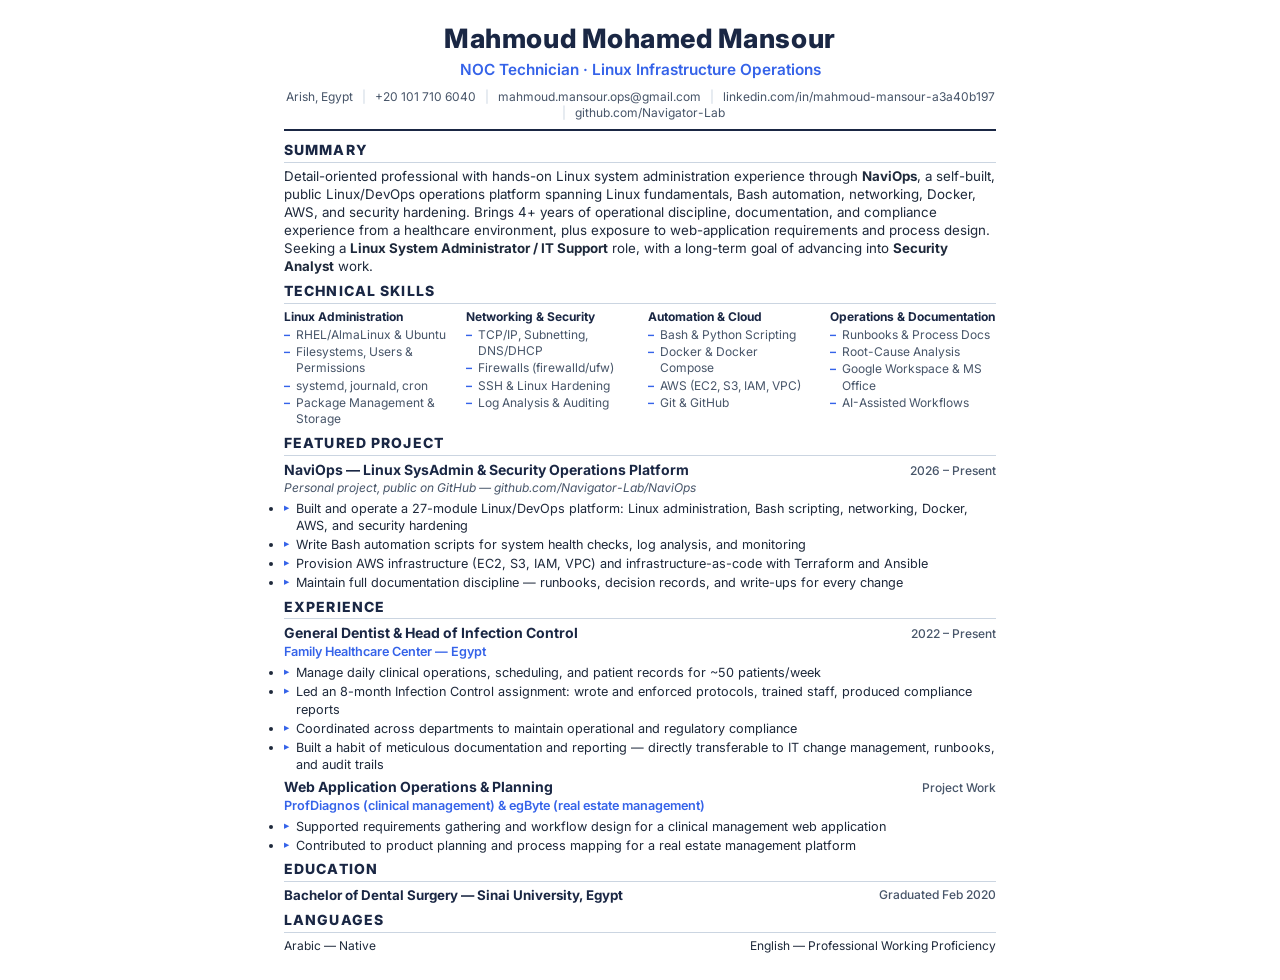
<file: resume.html>
<!DOCTYPE html>
<html lang="en">
<head>
<meta charset="UTF-8" />
<meta name="viewport" content="width=device-width, initial-scale=1.0" />
<title>Mahmoud Mohamed Mansour — Resume</title>
<style>
  @import url('https://fonts.googleapis.com/css2?family=Inter:wght@400;500;600;700;800&display=swap');

  :root {
    --navy: #1a2744;
    --accent: #3563e9;
    --text: #1e293b;
    --text-muted: #475569;
    --border: #cbd5e1;
  }

  * { box-sizing: border-box; margin: 0; padding: 0; }

  body {
    font-family: 'Inter', system-ui, sans-serif;
    color: var(--text);
    font-size: 9.5pt;
    line-height: 1.35;
    max-width: 800px;
    margin: 0 auto;
    padding: 20px 44px;
  }

  header {
    text-align: center;
    margin-bottom: 10px;
    padding-bottom: 8px;
    border-bottom: 2px solid var(--navy);
  }

  h1 {
    font-size: 20pt;
    font-weight: 800;
    color: var(--navy);
    letter-spacing: .02em;
  }

  .role-line {
    font-size: 11.5pt;
    font-weight: 600;
    color: var(--accent);
    margin-top: 4px;
  }

  .contact-line {
    font-size: 9pt;
    color: var(--text-muted);
    margin-top: 8px;
  }

  .contact-line a { color: var(--text-muted); text-decoration: none; }

  .contact-line span.sep { margin: 0 6px; color: var(--border); }

  section { margin-bottom: 6px; }

  h2 {
    font-size: 10.5pt;
    font-weight: 800;
    color: var(--navy);
    text-transform: uppercase;
    letter-spacing: .08em;
    border-bottom: 1px solid var(--border);
    padding-bottom: 2px;
    margin-bottom: 5px;
  }

  .summary { color: var(--text); font-size: 10pt; }

  .skills-grid {
    display: grid;
    grid-template-columns: repeat(4, 1fr);
    gap: 0 16px;
  }

  .skill-group h3 {
    font-size: 9pt;
    font-weight: 700;
    color: var(--navy);
    margin-bottom: 2px;
  }

  .skill-group ul { list-style: none; font-size: 9pt; color: var(--text-muted); }
  .skill-group li { margin-bottom: 1px; padding-left: 12px; position: relative; }
  .skill-group li::before {
    content: '–';
    position: absolute; left: 0; color: var(--accent); font-weight: 700;
  }

  .entry { margin-bottom: 5px; }
  .entry:last-child { margin-bottom: 0; }

  .entry-head {
    display: flex;
    justify-content: space-between;
    align-items: baseline;
    flex-wrap: wrap;
    gap: 4px;
  }

  .entry-title { font-weight: 700; font-size: 10.5pt; color: var(--navy); }
  .entry-sub { font-size: 9.5pt; color: var(--accent); font-weight: 600; }
  .entry-date { font-size: 9pt; color: var(--text-muted); font-weight: 500; white-space: nowrap; }
  .entry-tag { font-size: 9pt; color: var(--text-muted); font-style: italic; margin-bottom: 3px; }

  .entry ul { font-size: 9.5pt; color: var(--text); margin-top: 4px; }
  .entry li {
    margin-bottom: 2px; padding-left: 12px; position: relative;
  }
  .entry li::before {
    content: '▸';
    position: absolute; left: 0; color: var(--accent); font-size: 8pt; top: 1px;
  }

  .edu-line, .lang-line {
    font-size: 9pt; color: var(--text); display: flex; justify-content: space-between;
  }
  .edu-line .entry-title, .lang-line .entry-title { font-size: 10pt; }

  @media print {
    body { padding: 6px 28px; }
    @page { size: A4; margin: 9mm 14mm; }
  }
</style>
</head>
<body>

  <header>
    <h1>Mahmoud Mohamed Mansour</h1>
    <div class="role-line">NOC Technician · Linux Infrastructure Operations</div>
    <div class="contact-line">
      Arish, Egypt <span class="sep">|</span>
      +20 101 710 6040 <span class="sep">|</span>
      <a href="mailto:mahmoud.mansour.ops@gmail.com">mahmoud.mansour.ops@gmail.com</a> <span class="sep">|</span>
      <a href="https://www.linkedin.com/in/mahmoud-mansour-a3a40b197">linkedin.com/in/mahmoud-mansour-a3a40b197</a> <span class="sep">|</span>
      <a href="https://github.com/Navigator-Lab">github.com/Navigator-Lab</a>
    </div>
  </header>

  <section>
    <h2>Summary</h2>
    <p class="summary">
      Detail-oriented professional with hands-on Linux system administration experience through
      <strong>NaviOps</strong>, a self-built, public Linux/DevOps operations platform spanning Linux
      fundamentals, Bash automation, networking, Docker, AWS, and security hardening. Brings
      4+ years of operational discipline, documentation, and compliance experience from a
      healthcare environment, plus exposure to web-application requirements and process
      design. Seeking a <strong>Linux System Administrator / IT Support</strong> role,
      with a long-term goal of advancing into <strong>Security Analyst</strong> work.
    </p>
  </section>

  <section>
    <h2>Technical Skills</h2>
    <div class="skills-grid">
      <div class="skill-group">
        <h3>Linux Administration</h3>
        <ul>
          <li>RHEL/AlmaLinux & Ubuntu</li>
          <li>Filesystems, Users & Permissions</li>
          <li>systemd, journald, cron</li>
          <li>Package Management & Storage</li>
        </ul>
      </div>
      <div class="skill-group">
        <h3>Networking &amp; Security</h3>
        <ul>
          <li>TCP/IP, Subnetting, DNS/DHCP</li>
          <li>Firewalls (firewalld/ufw)</li>
          <li>SSH & Linux Hardening</li>
          <li>Log Analysis & Auditing</li>
        </ul>
      </div>
      <div class="skill-group">
        <h3>Automation &amp; Cloud</h3>
        <ul>
          <li>Bash & Python Scripting</li>
          <li>Docker & Docker Compose</li>
          <li>AWS (EC2, S3, IAM, VPC)</li>
          <li>Git & GitHub</li>
        </ul>
      </div>
      <div class="skill-group">
        <h3>Operations &amp; Documentation</h3>
        <ul>
          <li>Runbooks & Process Docs</li>
          <li>Root-Cause Analysis</li>
          <li>Google Workspace & MS Office</li>
          <li>AI-Assisted Workflows</li>
        </ul>
      </div>
    </div>
  </section>

  <section>
    <h2>Featured Project</h2>
    <div class="entry">
      <div class="entry-head">
        <span class="entry-title">NaviOps — Linux SysAdmin &amp; Security Operations Platform</span>
        <span class="entry-date">2026 – Present</span>
      </div>
      <div class="entry-tag">Personal project, public on GitHub — github.com/Navigator-Lab/NaviOps</div>
      <ul>
        <li>Built and operate a 27-module Linux/DevOps platform: Linux administration, Bash scripting, networking, Docker, AWS, and security hardening</li>
        <li>Write Bash automation scripts for system health checks, log analysis, and monitoring</li>
        <li>Provision AWS infrastructure (EC2, S3, IAM, VPC) and infrastructure-as-code with Terraform and Ansible</li>
        <li>Maintain full documentation discipline — runbooks, decision records, and write-ups for every change</li>
      </ul>
    </div>
  </section>

  <section>
    <h2>Experience</h2>
    <div class="entry">
      <div class="entry-head">
        <span class="entry-title">General Dentist &amp; Head of Infection Control</span>
        <span class="entry-date">2022 – Present</span>
      </div>
      <div class="entry-sub">Family Healthcare Center — Egypt</div>
      <ul>
        <li>Manage daily clinical operations, scheduling, and patient records for ~50 patients/week</li>
        <li>Led an 8-month Infection Control assignment: wrote and enforced protocols, trained staff, produced compliance reports</li>
        <li>Coordinated across departments to maintain operational and regulatory compliance</li>
        <li>Built a habit of meticulous documentation and reporting — directly transferable to IT change management, runbooks, and audit trails</li>
      </ul>
    </div>
    <div class="entry">
      <div class="entry-head">
        <span class="entry-title">Web Application Operations &amp; Planning</span>
        <span class="entry-date">Project Work</span>
      </div>
      <div class="entry-sub">ProfDiagnos (clinical management) &amp; egByte (real estate management)</div>
      <ul>
        <li>Supported requirements gathering and workflow design for a clinical management web application</li>
        <li>Contributed to product planning and process mapping for a real estate management platform</li>
      </ul>
    </div>
  </section>

  <section>
    <h2>Education</h2>
    <div class="edu-line">
      <span class="entry-title">Bachelor of Dental Surgery — Sinai University, Egypt</span>
      <span class="entry-date">Graduated Feb 2020</span>
    </div>
  </section>

  <section>
    <h2>Languages</h2>
    <div class="lang-line">
      <span>Arabic — Native</span>
      <span>English — Professional Working Proficiency</span>
    </div>
  </section>

</body>
</html>
</file>
<file: styles.css>
/* ============================================================
   MAHMOUD MANSOUR — PORTFOLIO DESIGN SYSTEM
   Stack: Vanilla CSS | Google Fonts: Inter
   Theme: Modern SaaS · Clean · Professional · Trustworthy
   ============================================================ */

/* --- FONTS --- */
@import url('https://fonts.googleapis.com/css2?family=Inter:wght@300;400;500;600;700;800&family=Playfair+Display:wght@700&display=swap');

/* --- TOKENS --- */
:root {
  --navy:       #1a2744;
  --navy-light: #243356;
  --accent:     #3563e9;
  --accent-hover: #2450d0;
  --gold:       #c8973a;
  --gold-light: #f0c87a;
  --white:      #ffffff;
  --bg:         #f8fafc;
  --bg-card:    #ffffff;
  --border:     #e2e8f0;
  --text:       #1e293b;
  --text-muted: #64748b;
  --text-light: #94a3b8;
  --shadow-sm:  0 1px 3px rgba(0,0,0,.08), 0 1px 2px rgba(0,0,0,.05);
  --shadow:     0 4px 16px rgba(0,0,0,.08), 0 2px 6px rgba(0,0,0,.04);
  --shadow-lg:  0 16px 48px rgba(0,0,0,.10), 0 4px 16px rgba(0,0,0,.06);
  --radius:     12px;
  --radius-lg:  20px;
  --transition: .25s cubic-bezier(.4,0,.2,1);
}

/* --- RESET --- */
*, *::before, *::after { box-sizing: border-box; margin: 0; padding: 0; }
html { scroll-behavior: smooth; font-size: 16px; }
body {
  font-family: 'Inter', system-ui, sans-serif;
  background: var(--bg);
  color: var(--text);
  line-height: 1.65;
  -webkit-font-smoothing: antialiased;
}
img { max-width: 100%; display: block; }
a { color: inherit; text-decoration: none; }
ul { list-style: none; }

/* --- UTILITY --- */
.container { max-width: 1120px; margin: 0 auto; padding: 0 24px; }
.section-label {
  display: inline-flex; align-items: center; gap: 8px;
  font-size: .75rem; font-weight: 700; letter-spacing: .1em;
  text-transform: uppercase; color: var(--accent); margin-bottom: 12px;
}
.section-label::before {
  content: ''; display: block; width: 20px; height: 2px; background: var(--accent);
}
.section-title {
  font-size: clamp(1.75rem, 3vw, 2.5rem);
  font-weight: 800; color: var(--navy); line-height: 1.2;
}
.section-sub {
  font-size: 1.05rem; color: var(--text-muted); max-width: 600px; margin-top: 12px;
}
.section-header { margin-bottom: 56px; }
.fade-in { opacity: 0; transform: translateY(28px); transition: opacity .6s ease, transform .6s ease; }
.fade-in.visible { opacity: 1; transform: none; }

/* ============================================================ NAV ============================================================ */
.nav {
  position: fixed; top: 0; left: 0; right: 0; z-index: 100;
  background: rgba(255,255,255,.88); backdrop-filter: blur(16px);
  -webkit-backdrop-filter: blur(16px); border-bottom: 1px solid transparent;
  transition: border-color var(--transition), box-shadow var(--transition);
}
.nav.scrolled { border-color: var(--border); box-shadow: var(--shadow-sm); }
.nav-inner {
  display: flex; align-items: center; justify-content: space-between;
  height: 68px; gap: 24px;
}
.nav-logo {
  font-weight: 800; font-size: 1.2rem; color: var(--navy);
  letter-spacing: -.02em; white-space: nowrap;
}
.nav-logo span { color: var(--accent); }
.nav-links { display: flex; align-items: center; gap: 32px; }
.nav-links a {
  font-size: .875rem; font-weight: 500; color: var(--text-muted);
  transition: color var(--transition);
}
.nav-links a:hover { color: var(--navy); }
.nav-cta {
  background: var(--accent); color: var(--white) !important;
  padding: 9px 20px; border-radius: 8px; font-weight: 600 !important;
  transition: background var(--transition), transform var(--transition) !important;
}
.nav-cta:hover { background: var(--accent-hover) !important; transform: translateY(-1px); }
.nav-toggle {
  display: none; flex-direction: column; gap: 5px;
  cursor: pointer; padding: 4px; border: none; background: none;
}
.nav-toggle span {
  display: block; width: 24px; height: 2px;
  background: var(--navy); border-radius: 2px; transition: var(--transition);
}
.mobile-menu {
  display: none; position: fixed; top: 68px; left: 0; right: 0; bottom: 0;
  background: var(--white); padding: 32px 24px; flex-direction: column; gap: 24px;
  z-index: 99; border-top: 1px solid var(--border);
}
.mobile-menu.open { display: flex; }
.mobile-menu a {
  font-size: 1.125rem; font-weight: 500; color: var(--text);
  padding: 12px 0; border-bottom: 1px solid var(--border);
}

/* ============================================================ HERO ============================================================ */
.hero {
  background: var(--white);
  min-height: 100vh; display: flex; align-items: center;
  padding: 120px 0 80px; position: relative; overflow: hidden;
}
.hero::before {
  content: ''; position: absolute; inset: 0;
  background: url("data:image/svg+xml,%3Csvg width='60' height='60' xmlns='http://www.w3.org/2000/svg'%3E%3Ccircle cx='30' cy='30' r='1' fill='rgba(26,39,68,.05)'/%3E%3C/svg%3E");
}
.hero-content { position: relative; z-index: 2; max-width: 780px; }
.hero-badge {
  display: inline-flex; align-items: center; gap: 8px;
  background: var(--bg); border: 1px solid var(--border);
  border-radius: 100px; padding: 7px 16px; margin-bottom: 28px;
  font-size: .8rem; font-weight: 600; color: var(--gold);
  letter-spacing: .05em; text-transform: uppercase;
}
.hero-badge::before {
  content: ''; width: 8px; height: 8px; border-radius: 50%;
  background: var(--gold); animation: pulse 2s infinite;
}
@keyframes pulse {
  0%, 100% { opacity: 1; transform: scale(1); }
  50% { opacity: .6; transform: scale(1.4); }
}
.hero h1 {
  font-size: clamp(2.4rem, 5vw, 3.8rem); font-weight: 800;
  color: var(--navy); line-height: 1.1; letter-spacing: -.03em;
  margin-bottom: 24px;
}
.hero h1 .accent { color: var(--accent); }
.hero-desc {
  font-size: clamp(1rem, 1.8vw, 1.2rem); color: var(--text-muted);
  max-width: 620px; line-height: 1.7; margin-bottom: 40px;
}
.hero-actions { display: flex; flex-wrap: wrap; gap: 16px; margin-bottom: 56px; }
.btn-primary {
  display: inline-flex; align-items: center; gap: 8px;
  background: var(--accent); color: var(--white);
  padding: 14px 28px; border-radius: 10px; font-weight: 700; font-size: .95rem;
  transition: background var(--transition), transform var(--transition), box-shadow var(--transition);
  box-shadow: 0 4px 20px rgba(53,99,233,.35);
}
.btn-primary:hover { background: var(--accent-hover); transform: translateY(-2px); box-shadow: 0 8px 28px rgba(53,99,233,.45); }
.btn-outline {
  display: inline-flex; align-items: center; gap: 8px;
  background: transparent; color: var(--navy);
  border: 1.5px solid var(--border); padding: 14px 28px;
  border-radius: 10px; font-weight: 600; font-size: .95rem;
  transition: border-color var(--transition), background var(--transition), transform var(--transition);
}
.btn-outline:hover { border-color: var(--accent); background: var(--bg); transform: translateY(-2px); }

/* ============================================================ ABOUT ============================================================ */
.about { padding: 96px 0; background: var(--white); }
.about-grid { display: grid; grid-template-columns: 1fr 1fr; gap: 72px; align-items: center; }
.about-image-wrap {
  position: relative; border-radius: var(--radius-lg); overflow: hidden;
  aspect-ratio: 4/5; background: var(--bg);
  display: flex; align-items: center; justify-content: center;
}
.about-photo {
  width: 100%; height: 100%; object-fit: cover;
  object-position: center top; display: block;
}
.about-image-badge {
  position: absolute; bottom: 24px; left: 24px; right: 24px;
  background: rgba(255,255,255,.95); border-radius: var(--radius);
  padding: 16px 20px; box-shadow: var(--shadow-lg);
}
.about-image-badge strong { display: block; font-size: .9rem; color: var(--navy); font-weight: 700; }
.about-image-badge span { font-size: .8rem; color: var(--text-muted); }
.about-text .section-header { margin-bottom: 28px; }
.about-body { font-size: 1rem; color: var(--text); line-height: 1.8; }
.about-body p + p { margin-top: 16px; }
.about-highlights {
  display: grid; grid-template-columns: 1fr 1fr; gap: 12px; margin-top: 32px;
}
.about-highlight {
  display: flex; align-items: flex-start; gap: 10px;
  background: var(--bg); border-radius: var(--radius);
  padding: 14px 16px; border: 1px solid var(--border);
}
.about-highlight-icon { font-size: 1.2rem; flex-shrink: 0; margin-top: 2px; }
.about-highlight-text { font-size: .875rem; color: var(--text); font-weight: 500; }

/* ============================================================ STRENGTHS ============================================================ */
.strengths { padding: 96px 0; background: var(--bg); }
.strengths-grid {
  display: grid;
  grid-template-columns: repeat(auto-fill, minmax(280px, 1fr));
  gap: 24px;
}
.strength-card {
  background: var(--bg-card); border: 1px solid var(--border);
  border-radius: var(--radius-lg); padding: 32px 28px;
  transition: transform var(--transition), box-shadow var(--transition), border-color var(--transition);
  cursor: default;
}
.strength-card:hover {
  transform: translateY(-4px); box-shadow: var(--shadow-lg);
  border-color: transparent;
}
.strength-icon {
  width: 52px; height: 52px; border-radius: 14px; display: flex;
  align-items: center; justify-content: center; font-size: 1.5rem;
  margin-bottom: 20px; background: var(--bg);
}
.strength-card h3 { font-size: 1.05rem; font-weight: 700; color: var(--navy); margin-bottom: 8px; }
.strength-card p { font-size: .875rem; color: var(--text-muted); line-height: 1.6; }

/* ============================================================ PROJECTS ============================================================ */
.projects { padding: 96px 0; background: var(--white); }
.projects-grid { display: grid; grid-template-columns: repeat(auto-fill, minmax(340px, 1fr)); gap: 28px; }
.project-card {
  background: var(--bg-card); border: 1px solid var(--border);
  border-radius: var(--radius-lg); overflow: hidden;
  transition: transform var(--transition), box-shadow var(--transition);
  display: flex; flex-direction: column;
}
.project-card:hover { transform: translateY(-5px); box-shadow: var(--shadow-lg); }
.project-card-header { padding: 28px 28px 24px; border-bottom: 1px solid var(--border); }
.project-tag {
  display: inline-block; background: var(--bg); color: var(--accent);
  border: 1px solid var(--border); border-radius: 6px;
  padding: 4px 12px; font-size: .75rem; font-weight: 700;
  letter-spacing: .06em; text-transform: uppercase; margin-bottom: 14px;
}
.project-card-header h3 { font-size: 1.3rem; font-weight: 800; color: var(--navy); margin-bottom: 8px; }
.project-card-header p { font-size: .9rem; color: var(--text-muted); line-height: 1.6; }
.project-card-body { padding: 24px 28px; flex: 1; }
.project-meta + .project-meta { margin-top: 14px; }
.project-meta-label {
  font-size: .72rem; font-weight: 700; text-transform: uppercase;
  letter-spacing: .08em; color: var(--text-light); margin-bottom: 4px;
}
.project-meta-value { font-size: .9rem; color: var(--text); line-height: 1.55; }
.project-tags { display: flex; flex-wrap: wrap; gap: 8px; margin-top: 20px; }
.project-skill-tag {
  background: #eef2ff; color: var(--accent); border-radius: 6px;
  padding: 4px 10px; font-size: .78rem; font-weight: 600;
}

/* ============================================================ EXPERIENCE ============================================================ */
.experience { padding: 96px 0; background: var(--bg); }
.experience-list { display: flex; flex-direction: column; gap: 32px; }
.exp-card {
  background: var(--bg-card); border: 1px solid var(--border);
  border-radius: var(--radius-lg); padding: 36px; position: relative;
  transition: box-shadow var(--transition), border-color var(--transition);
}
.exp-card:hover { box-shadow: var(--shadow); border-color: rgba(53,99,233,.2); }
.exp-card::before {
  content: ''; position: absolute; left: 0; top: 36px; bottom: 36px;
  width: 4px; background: var(--accent); border-radius: 0 4px 4px 0;
}
.exp-header { display: flex; align-items: flex-start; justify-content: space-between; gap: 20px; flex-wrap: wrap; margin-bottom: 20px; }
.exp-title { font-size: 1.2rem; font-weight: 800; color: var(--navy); }
.exp-org { font-size: .9rem; color: var(--text-muted); margin-top: 4px; }
.exp-date {
  background: var(--bg); border: 1px solid var(--border); border-radius: 8px;
  padding: 6px 14px; font-size: .8rem; font-weight: 600; color: var(--text-muted);
  white-space: nowrap; flex-shrink: 0;
}
.exp-points { display: flex; flex-direction: column; gap: 10px; }
.exp-point {
  display: flex; align-items: flex-start; gap: 12px;
  font-size: .9rem; color: var(--text); line-height: 1.55;
}
.exp-point::before {
  content: ''; width: 6px; height: 6px; border-radius: 50%;
  background: var(--accent); flex-shrink: 0; margin-top: 8px;
}

/* ============================================================ SKILLS ============================================================ */
.skills { padding: 96px 0; background: var(--white); }
.skills-grid { display: grid; grid-template-columns: repeat(auto-fill, minmax(300px, 1fr)); gap: 28px; }
.skill-group {
  background: var(--bg-card); border: 1px solid var(--border);
  border-radius: var(--radius-lg); padding: 28px;
}
.skill-group-title {
  font-size: .8rem; font-weight: 700; text-transform: uppercase;
  letter-spacing: .1em; color: var(--accent); margin-bottom: 18px;
  display: flex; align-items: center; gap: 8px;
}
.skill-group-title::after { content: ''; flex: 1; height: 1px; background: var(--border); }
.skill-item {
  display: flex; align-items: center; gap: 12px;
  padding: 10px 0; border-bottom: 1px solid var(--border);
  font-size: .9rem; color: var(--text); font-weight: 500;
}
.skill-item:last-child { border-bottom: none; }
.skill-icon { font-size: 1.2rem; width: 28px; text-align: center; flex-shrink: 0; }

/* ============================================================ CONTACT ============================================================ */
.contact {
  padding: 96px 0;
  background: linear-gradient(160deg, var(--navy) 0%, var(--navy-light) 100%);
}
.contact-inner { text-align: center; max-width: 640px; margin: 0 auto; }
.contact .section-label { justify-content: center; }
.contact .section-title { color: var(--white); }
.contact .section-sub { color: rgba(255,255,255,.6); margin: 16px auto 0; }
.contact-cards { display: flex; flex-wrap: wrap; justify-content: center; gap: 16px; margin-top: 48px; }
.contact-card {
  display: flex; align-items: center; gap: 14px;
  background: rgba(255,255,255,.08); border: 1px solid rgba(255,255,255,.14);
  border-radius: var(--radius); padding: 18px 24px; min-width: 220px;
  transition: background var(--transition), transform var(--transition), border-color var(--transition);
  color: var(--white);
}
.contact-card:hover {
  background: rgba(255,255,255,.15); transform: translateY(-3px);
  border-color: rgba(255,255,255,.3);
}
.contact-card-icon { font-size: 1.5rem; }
.contact-card-label { font-size: .75rem; color: rgba(255,255,255,.55); font-weight: 600; text-transform: uppercase; letter-spacing: .08em; }
.contact-card-value { font-size: .9rem; font-weight: 600; }

/* ============================================================ FOOTER ============================================================ */
footer {
  background: #090f1e; color: rgba(255,255,255,.4);
  text-align: center; padding: 24px; font-size: .8rem;
}
footer a { color: rgba(255,255,255,.6); transition: color var(--transition); }
footer a:hover { color: var(--white); }

/* ============================================================ RESPONSIVE ============================================================ */
@media (max-width: 1100px) {
  [style*="grid-template-columns: repeat(3, 1fr)"] { grid-template-columns: repeat(2, 1fr) !important; }
  [style*="grid-template-columns: repeat(4, 1fr)"] { grid-template-columns: repeat(2, 1fr) !important; }
}
@media (max-width: 768px) {
  .nav-links { display: none; }
  .nav-toggle { display: flex; }
  .about-grid { grid-template-columns: 1fr; gap: 40px; }
  .about-image-wrap { aspect-ratio: 1/1; max-height: 320px; }
  .about-highlights { grid-template-columns: 1fr; }
  .hero h1 { font-size: 2rem; }
  .hero-stats { gap: 24px; }
  .contact-card { min-width: 100%; }
  [style*="grid-template-columns: repeat(3, 1fr)"] { grid-template-columns: 1fr !important; }
  [style*="grid-template-columns: repeat(4, 1fr)"] { grid-template-columns: 1fr !important; }
  .exp-header { flex-direction: column; }
}
@media (max-width: 480px) {
  .hero-actions { flex-direction: column; }
  .btn-primary, .btn-outline { justify-content: center; }
  .strengths-grid { grid-template-columns: 1fr; }
}
</file>
